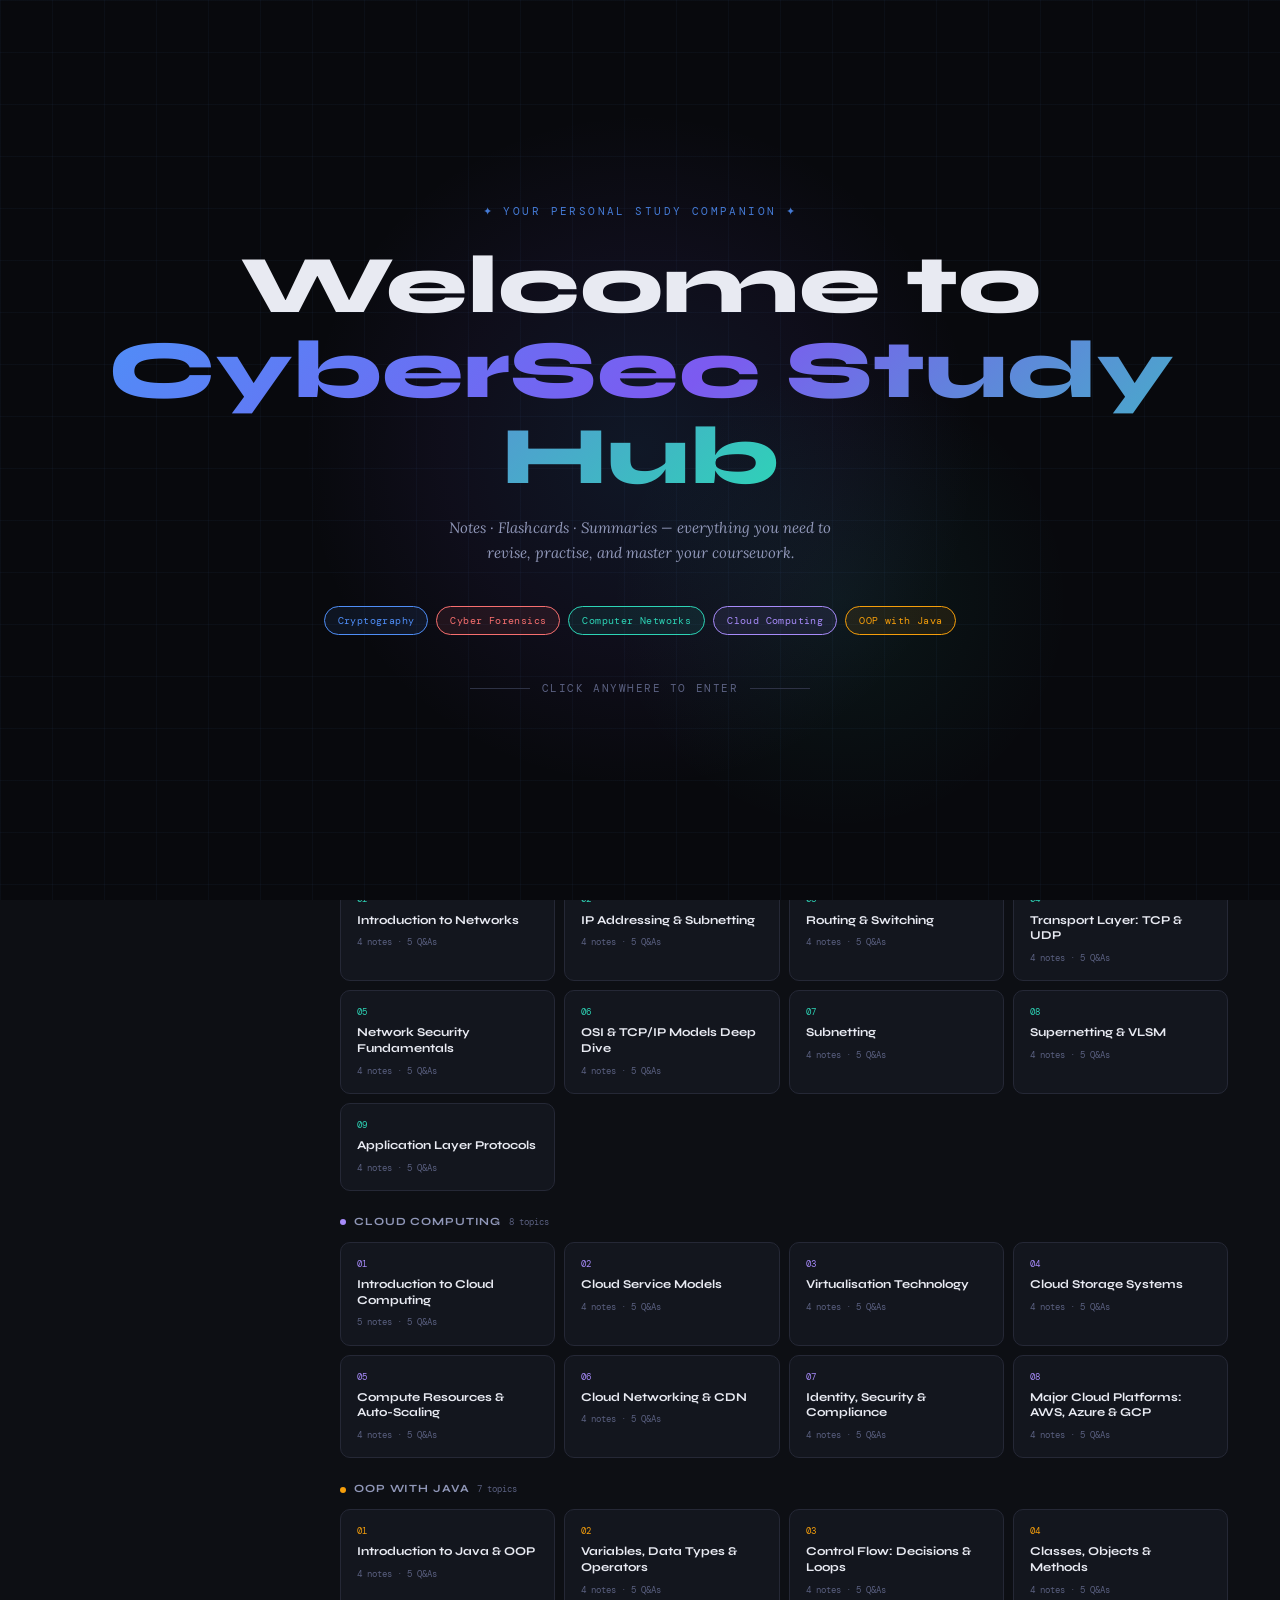
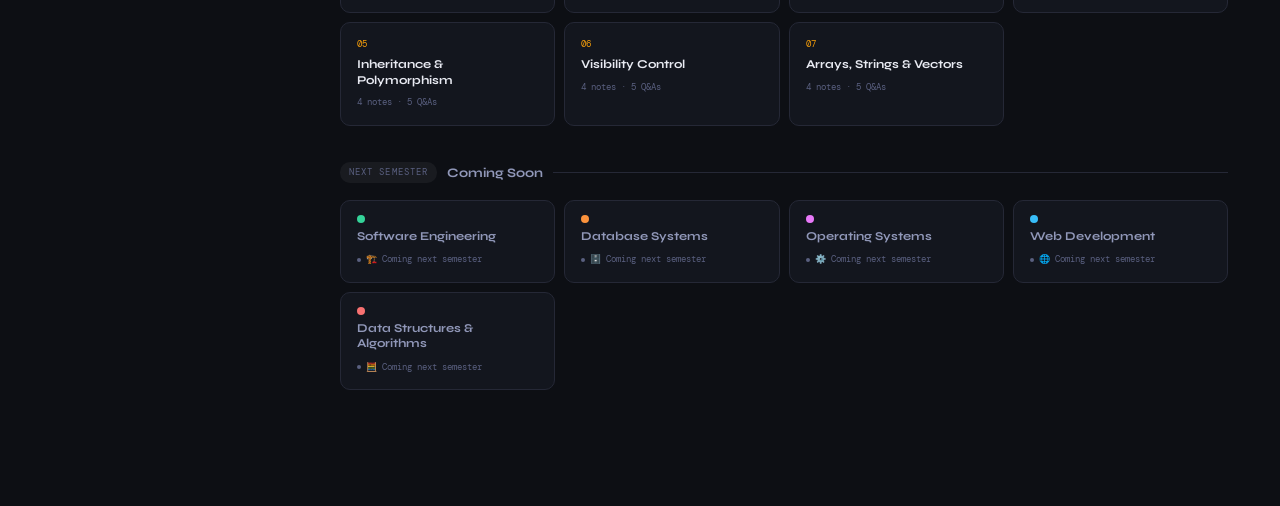
<file: index.html>
<!DOCTYPE html>
<html lang="en">

<head>
  <meta charset="UTF-8">
  <meta name="viewport" content="width=device-width, initial-scale=1.0">
  <title>CyberSec Study Hub</title>
  <link rel="stylesheet" href="style/styles.css">
  <link rel="icon"
    href="data:image/svg+xml,<svg xmlns='http://www.w3.org/2000/svg' viewBox='0 0 32 32'><rect width='32' height='32' rx='8' fill='%230d0f14'/><text x='50%25' y='54%25' font-size='18' text-anchor='middle' dominant-baseline='middle' fill='%234f8ef7' font-family='monospace' font-weight='bold'>CyberSec</text></svg>">
</head>

<body>

  <!-- ════════════════════════════════════════════════════════ -->
  <!--  SPLASH SCREEN                                          -->
  <!-- ════════════════════════════════════════════════════════ -->
  <div id="splash" role="button" tabindex="0" aria-label="Click to enter CyberSec Study Hub">
    <div class="splash-grid"></div>
    <div class="splash-glow"></div>
    <div class="splash-glow splash-glow-2"></div>
    <div class="splash-content">
      <div class="splash-eyebrow">✦ Your Personal Study Companion ✦</div>
      <h1 class="splash-title">Welcome to<br><span>CyberSec Study Hub</span></h1>
      <p class="splash-subtitle">Notes · Flashcards · Summaries — everything you need to revise, practise, and master
        your coursework.</p>
      <div class="splash-courses">
        <span class="splash-course-pill crypto">Cryptography</span>
        <span class="splash-course-pill forensics">Cyber Forensics</span>
        <span class="splash-course-pill networks">Computer Networks</span>
        <span class="splash-course-pill cloud">Cloud Computing</span>
        <span class="splash-course-pill oop">OOP with Java</span>
      </div>
      <div class="splash-cta"><span class="splash-cta-line"></span>click anywhere to enter<span
          class="splash-cta-line"></span></div>
    </div>
  </div>

  <!-- ════════════════════════════════════════════════════════ -->
  <!--  APP LAYOUT                                             -->
  <!-- ════════════════════════════════════════════════════════ -->
  <div class="layout" id="appLayout">

    <!-- Mobile top bar -->
    <div class="mobile-header">
      <button class="hamburger" id="hamburger" onclick="toggleSidebar()" aria-label="Toggle menu">
        <span></span><span></span><span></span>
      </button>
      <span class="mobile-title" id="mobileTitle">CyberSec Study Hub</span>
      <div style="width:40px"></div>
    </div>
    <div class="sidebar-overlay" id="sidebarOverlay" onclick="closeSidebar()"></div>

    <!-- SIDEBAR -->
    <aside class="sidebar" id="sidebar">

      <div class="sidebar-header">
        <div class="sidebar-logo-row">
          <div class="sidebar-logo-mark">CyberSec</div>
          <div>
            <div class="sidebar-logo">Study Hub</div>
            <div class="sidebar-sub" id="sidebarSub">5 courses · click to explore</div>
          </div>
        </div>
        <div class="sidebar-title" id="sidebarTitle">All Courses</div>
      </div>

      <!-- Search bar -->
      <div class="sidebar-search">
        <span class="search-icon">⌕</span>
        <input type="text" id="topicSearch" placeholder="Search topics…" oninput="filterNav(this.value)"
          autocomplete="off">
      </div>

      <!-- This Semester -->
      <div class="nav-section-label">This Semester</div>
      <div class="course-tabs" id="currentTabs">
        <div class="course-tab active" data-course="home" onclick="switchCourse('home',this)">
          <div class="course-dot home-dot"></div>
          <span class="course-tab-name">All Courses</span>
        </div>
        <div class="course-tab" data-course="crypto" onclick="switchCourse('crypto',this)">
          <div class="course-dot"></div>
          <span class="course-tab-name">Cryptography</span>
          <span class="course-badge">5</span>
        </div>
        <div class="course-tab" data-course="forensics" onclick="switchCourse('forensics',this)">
          <div class="course-dot"></div>
          <span class="course-tab-name">Cyber Forensics</span>
          <span class="course-badge">5</span>
        </div>
        <div class="course-tab" data-course="networks" onclick="switchCourse('networks',this)">
          <div class="course-dot"></div>
          <span class="course-tab-name">Computer Networks</span>
          <span class="course-badge">9</span>
        </div>
        <div class="course-tab" data-course="cloud" onclick="switchCourse('cloud',this)">
          <div class="course-dot"></div>
          <span class="course-tab-name">Cloud Computing</span>
          <span class="course-badge">8</span>
        </div>
        <div class="course-tab" data-course="oop" onclick="switchCourse('oop',this)">
          <div class="course-dot"></div>
          <span class="course-tab-name">OOP with Java</span>
          <span class="course-badge">7</span>
        </div>
      </div>

      <!-- Next Semester -->
      <div class="nav-section-label next-sem-label">Next Semester</div>
      <div class="course-tabs" id="nextTabs">
        <div class="course-tab coming" data-course="softeng" onclick="switchCourse('softeng',this)">
          <div class="course-dot" style="background:#34d399"></div>
          <span class="course-tab-name">Software Engineering</span>
          <span class="course-badge soon-badge">soon</span>
        </div>
        <div class="course-tab coming" data-course="databases" onclick="switchCourse('databases',this)">
          <div class="course-dot" style="background:#fb923c"></div>
          <span class="course-tab-name">Database Systems</span>
          <span class="course-badge soon-badge">soon</span>
        </div>
        <div class="course-tab coming" data-course="os" onclick="switchCourse('os',this)">
          <div class="course-dot" style="background:#e879f9"></div>
          <span class="course-tab-name">Operating Systems</span>
          <span class="course-badge soon-badge">soon</span>
        </div>
        <div class="course-tab coming" data-course="webdev" onclick="switchCourse('webdev',this)">
          <div class="course-dot" style="background:#38bdf8"></div>
          <span class="course-tab-name">Web Development</span>
          <span class="course-badge soon-badge">soon</span>
        </div>
        <div class="course-tab coming" data-course="dsa" onclick="switchCourse('dsa',this)">
          <div class="course-dot" style="background:#f87171"></div>
          <span class="course-tab-name">Data Structures &amp; Algo</span>
          <span class="course-badge soon-badge">soon</span>
        </div>
      </div>

      <!-- View switcher -->
      <div class="view-switcher" id="viewSwitcher" style="display:none">
        <button class="vsw-btn active" onclick="setView('notes',this)">Notes</button>
        <button class="vsw-btn" onclick="setView('qa',this)">Q&amp;A</button>
        <button class="vsw-btn" onclick="setView('summary',this)">Cards</button>
      </div>

      <!-- Topic progress bar -->
      <div class="topic-progress" id="topicProgress" style="display:none">
        <div class="tp-label" id="tpLabel">Topic 1 of 7</div>
        <div class="tp-bar">
          <div class="tp-fill" id="tpFill"></div>
        </div>
      </div>

      <!-- Nav list -->
      <ul class="nav-list" id="navList"></ul>

      <div class="sidebar-footer">
        <span>CyberSec Study Hub</span>
        <span class="sf-dot">·</span>
        <span id="footerYear"></span>
      </div>
    </aside>

    <!-- MAIN -->
    <main class="main" id="mainContent"></main>

  </div>

  <script src="script/app.js"></script>
</body>

</html>
</file>
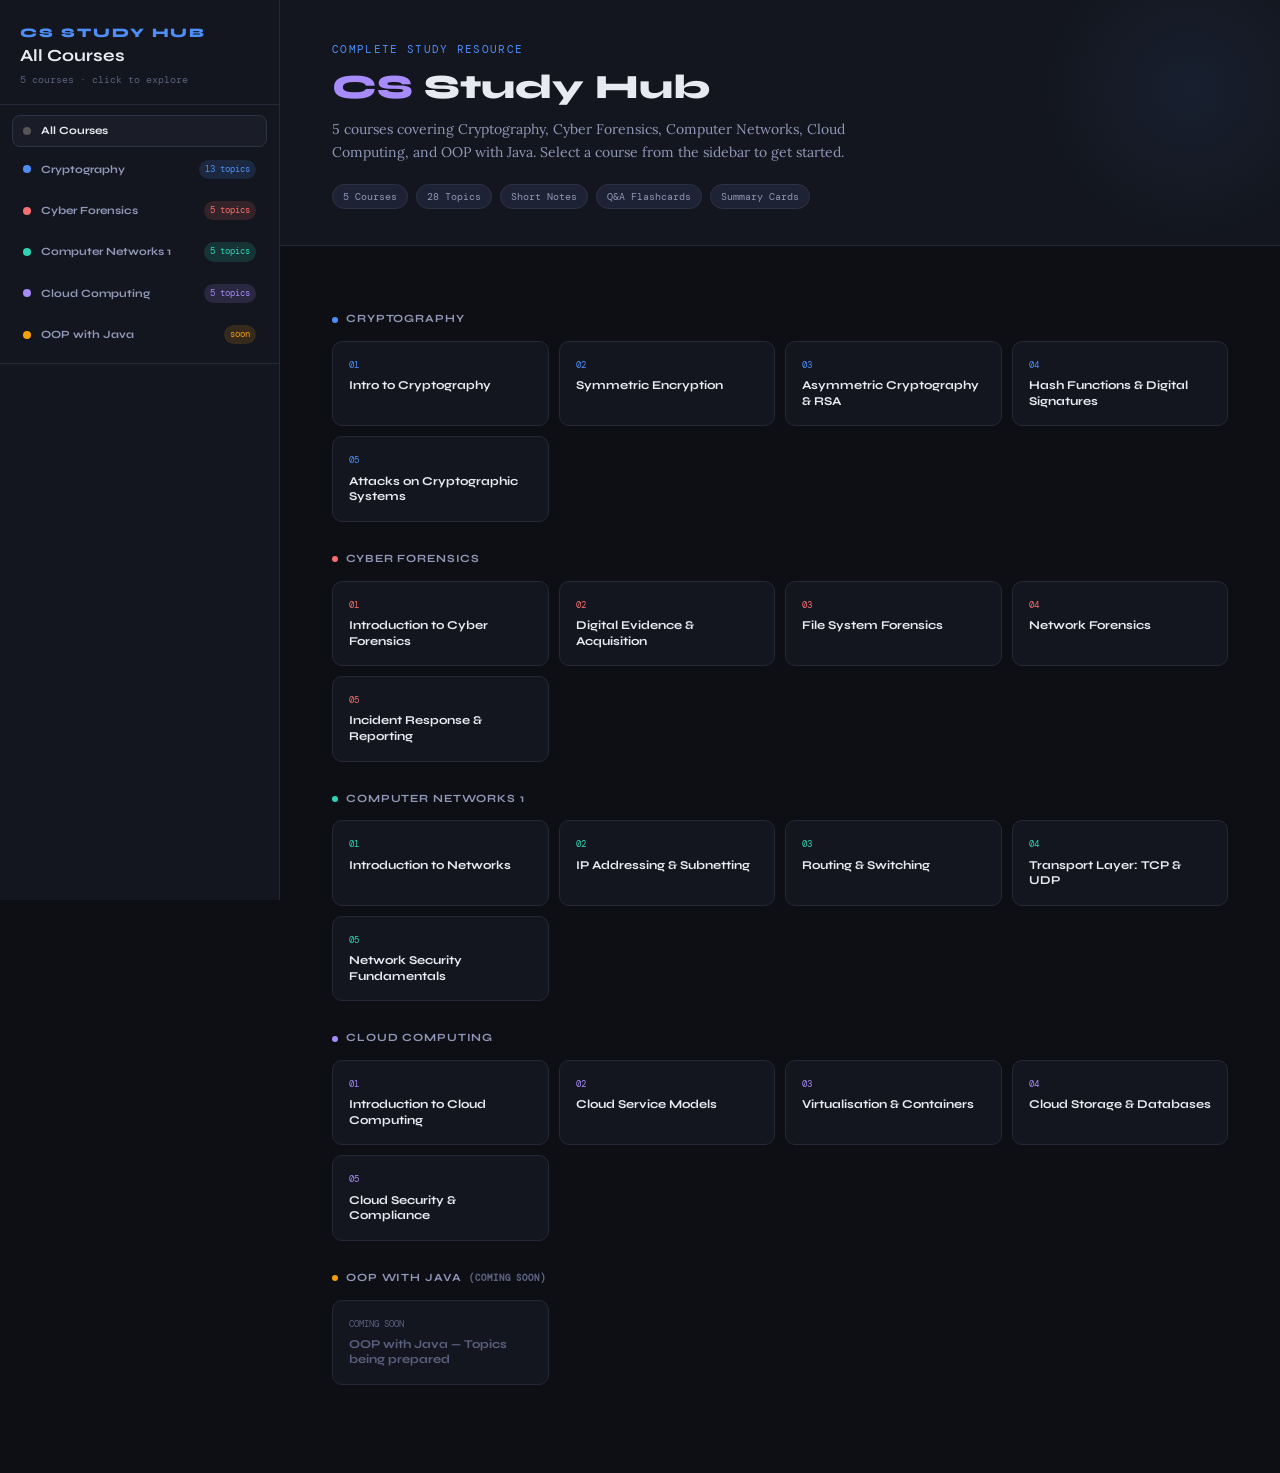
<file: study_guide_all_courses.html>
<!DOCTYPE html>
<html lang="en">
<head>
<meta charset="UTF-8">
<meta name="viewport" content="width=device-width, initial-scale=1.0">
<title>CS Study Hub</title>
<link href="https://fonts.googleapis.com/css2?family=DM+Mono:wght@400;500&family=Lora:ital,wght@0,400;0,600;1,400&family=Syne:wght@400;600;700;800&display=swap" rel="stylesheet">
<style>
:root {
  --bg: #0d0f14;
  --surface: #13161e;
  --surface2: #1a1d28;
  --border: #252836;
  --border2: #2e3245;
  --text: #e8eaf2;
  --text2: #9097b8;
  --text3: #5a6080;
  --tag-bg: #1e2235;
  --correct: #2dd4b6;
  --incorrect: #f76f6f;
  /* Course accent colors */
  --crypto-accent: #4f8ef7;
  --crypto-accent2: #7c5af0;
  --forensics-accent: #f76f6f;
  --forensics-accent2: #f5a623;
  --networks-accent: #2dd4b6;
  --networks-accent2: #22b5a0;
  --cloud-accent: #a78bfa;
  --cloud-accent2: #7c5af0;
  --oop-accent: #f59e0b;
  --oop-accent2: #d97706;
  /* Active course colors (updated by JS) */
  --accent: #4f8ef7;
  --accent2: #7c5af0;
  --accent3: #2dd4b6;
}

* { box-sizing: border-box; margin: 0; padding: 0; }
html { scroll-behavior: smooth; }

body {
  background: var(--bg);
  color: var(--text);
  font-family: 'Lora', Georgia, serif;
  font-size: 16px;
  line-height: 1.7;
  min-height: 100vh;
}

.layout {
  display: grid;
  grid-template-columns: 280px 1fr;
  min-height: 100vh;
}

/* SIDEBAR */
.sidebar {
  background: var(--surface);
  border-right: 1px solid var(--border);
  position: sticky;
  top: 0;
  height: 100vh;
  overflow-y: auto;
  display: flex;
  flex-direction: column;
}

.sidebar-header {
  padding: 22px 20px 16px;
  border-bottom: 1px solid var(--border);
}

.sidebar-logo {
  font-family: 'Syne', sans-serif;
  font-weight: 800;
  font-size: 13px;
  letter-spacing: 0.15em;
  text-transform: uppercase;
  color: var(--accent);
  margin-bottom: 2px;
  transition: color 0.3s;
}

.sidebar-title {
  font-family: 'Syne', sans-serif;
  font-weight: 700;
  font-size: 17px;
  color: var(--text);
  line-height: 1.2;
}

.sidebar-sub {
  font-family: 'DM Mono', monospace;
  font-size: 10px;
  color: var(--text3);
  margin-top: 5px;
}

/* COURSE TABS */
.course-tabs {
  padding: 10px 12px;
  border-bottom: 1px solid var(--border);
  display: flex;
  flex-direction: column;
  gap: 4px;
}

.course-tab {
  display: flex;
  align-items: center;
  gap: 10px;
  padding: 8px 10px;
  border-radius: 8px;
  cursor: pointer;
  transition: all 0.18s;
  border: 1px solid transparent;
}
.course-tab:hover { background: var(--surface2); }
.course-tab.active { background: var(--surface2); border-color: var(--border2); }

.course-dot {
  width: 8px; height: 8px;
  border-radius: 50%;
  flex-shrink: 0;
}
.course-tab[data-course="crypto"] .course-dot { background: var(--crypto-accent); }
.course-tab[data-course="forensics"] .course-dot { background: var(--forensics-accent); }
.course-tab[data-course="networks"] .course-dot { background: var(--networks-accent); }
.course-tab[data-course="cloud"] .course-dot { background: var(--cloud-accent); }
.course-tab[data-course="oop"] .course-dot { background: var(--oop-accent); }

.course-tab-name {
  font-family: 'Syne', sans-serif;
  font-size: 11px;
  font-weight: 700;
  color: var(--text2);
  line-height: 1.2;
}
.course-tab.active .course-tab-name { color: var(--text); }

.course-badge {
  font-family: 'DM Mono', monospace;
  font-size: 9px;
  padding: 2px 6px;
  border-radius: 10px;
  margin-left: auto;
}
.course-tab[data-course="crypto"] .course-badge { background: rgba(79,142,247,0.15); color: var(--crypto-accent); }
.course-tab[data-course="forensics"] .course-badge { background: rgba(247,111,111,0.15); color: var(--forensics-accent); }
.course-tab[data-course="networks"] .course-badge { background: rgba(45,212,182,0.15); color: var(--networks-accent); }
.course-tab[data-course="cloud"] .course-badge { background: rgba(167,139,250,0.15); color: var(--cloud-accent); }
.course-tab[data-course="oop"] .course-badge { background: rgba(245,158,11,0.15); color: var(--oop-accent); }

/* VIEW SWITCHER */
.view-switcher {
  padding: 10px 12px;
  border-bottom: 1px solid var(--border);
  display: flex;
  gap: 5px;
}

.vsw-btn {
  flex: 1;
  background: transparent;
  border: 1px solid var(--border2);
  color: var(--text2);
  font-family: 'DM Mono', monospace;
  font-size: 9px;
  letter-spacing: 0.05em;
  text-transform: uppercase;
  padding: 6px 4px;
  border-radius: 6px;
  cursor: pointer;
  transition: all 0.18s;
}
.vsw-btn:hover { border-color: var(--accent); color: var(--accent); }
.vsw-btn.active { background: var(--accent); border-color: var(--accent); color: #fff; }

.nav-list {
  list-style: none;
  padding: 8px 0;
  flex: 1;
}

.nav-section-label {
  font-family: 'DM Mono', monospace;
  font-size: 9px;
  text-transform: uppercase;
  letter-spacing: 0.12em;
  color: var(--text3);
  padding: 10px 14px 4px;
}

.nav-item {
  display: flex;
  align-items: center;
  gap: 10px;
  padding: 8px 14px;
  cursor: pointer;
  transition: all 0.15s;
  border-left: 3px solid transparent;
}
.nav-item:hover { background: var(--surface2); }
.nav-item.active { background: var(--surface2); border-left-color: var(--accent); }
.nav-item.active .nav-num { color: var(--accent); }
.nav-item.active .nav-name { color: var(--text); }

.nav-num {
  font-family: 'DM Mono', monospace;
  font-size: 10px;
  color: var(--text3);
  min-width: 18px;
}

.nav-name {
  font-family: 'Syne', sans-serif;
  font-size: 11px;
  font-weight: 600;
  color: var(--text2);
  line-height: 1.3;
}

/* MAIN */
.main {
  overflow-y: auto;
  background: var(--bg);
}

/* HERO */
.hero {
  background: var(--surface);
  border-bottom: 1px solid var(--border);
  padding: 40px 52px 36px;
  position: relative;
  overflow: hidden;
}

.hero::before {
  content: '';
  position: absolute;
  top: -60px; right: -60px;
  width: 300px; height: 300px;
  background: radial-gradient(circle, rgba(var(--accent-rgb, 79,142,247),0.08) 0%, transparent 70%);
  border-radius: 50%;
}

.hero-eyebrow {
  font-family: 'DM Mono', monospace;
  font-size: 11px;
  letter-spacing: 0.12em;
  text-transform: uppercase;
  color: var(--accent);
  margin-bottom: 10px;
  transition: color 0.3s;
}

.hero-heading {
  font-family: 'Syne', sans-serif;
  font-weight: 800;
  font-size: 34px;
  line-height: 1.1;
  color: var(--text);
  margin-bottom: 12px;
}
.hero-heading span { color: var(--accent); transition: color 0.3s; }

.hero-desc {
  color: var(--text2);
  font-size: 14px;
  max-width: 560px;
  line-height: 1.65;
  margin-bottom: 20px;
}

.hero-tags { display: flex; gap: 8px; flex-wrap: wrap; }
.hero-tag {
  background: var(--tag-bg);
  border: 1px solid var(--border2);
  color: var(--text2);
  font-family: 'DM Mono', monospace;
  font-size: 10px;
  padding: 3px 10px;
  border-radius: 20px;
}

/* COMING SOON */
.coming-soon {
  padding: 60px 52px;
  display: flex;
  flex-direction: column;
  align-items: center;
  justify-content: center;
  text-align: center;
}
.coming-soon-icon {
  font-size: 48px;
  margin-bottom: 20px;
}
.coming-soon-title {
  font-family: 'Syne', sans-serif;
  font-weight: 800;
  font-size: 22px;
  color: var(--text);
  margin-bottom: 10px;
}
.coming-soon-desc {
  font-size: 14px;
  color: var(--text3);
  max-width: 400px;
  line-height: 1.6;
}

/* CONTENT AREA */
.content-area { padding: 36px 52px 80px; }

/* NOTES VIEW */
.note-block {
  margin-bottom: 16px;
  border: 1px solid var(--border);
  border-radius: 10px;
  overflow: hidden;
}

.note-block-header {
  background: var(--surface);
  padding: 11px 16px;
  font-family: 'Syne', sans-serif;
  font-size: 13px;
  font-weight: 700;
  color: var(--accent);
  letter-spacing: 0.04em;
  cursor: pointer;
  display: flex;
  justify-content: space-between;
  align-items: center;
  user-select: none;
  transition: background 0.15s, color 0.3s;
}
.note-block-header:hover { background: var(--surface2); }

.nbh-arrow { font-size: 10px; color: var(--text3); transition: transform 0.2s; }
.note-block.open .nbh-arrow { transform: rotate(180deg); }

.note-block-body {
  display: none;
  padding: 14px 16px;
  font-size: 14px;
  color: var(--text2);
  line-height: 1.7;
  background: var(--bg);
  border-top: 1px solid var(--border);
}
.note-block.open .note-block-body { display: block; }
.note-block-body ul { padding-left: 20px; }
.note-block-body li { margin-bottom: 5px; }

.summary-strip {
  border-radius: 10px;
  padding: 14px 18px;
  margin-top: 20px;
  font-size: 13px;
  color: var(--text2);
  line-height: 1.65;
  border: 1px solid rgba(79,142,247,0.25);
  background: linear-gradient(135deg, rgba(79,142,247,0.07), rgba(124,90,240,0.07));
}
.summary-strip strong { color: var(--accent3); }

/* Q&A VIEW */
.qa-card {
  border: 1px solid var(--border);
  border-radius: 10px;
  margin-bottom: 12px;
  overflow: hidden;
  transition: border-color 0.2s;
}
.qa-card:hover { border-color: var(--border2); }
.qa-card.revealed { border-color: rgba(79,142,247,0.3); }

.qa-question {
  padding: 14px 18px;
  background: var(--surface);
  cursor: pointer;
  display: flex;
  gap: 12px;
  align-items: flex-start;
  user-select: none;
}
.qa-question:hover { background: var(--surface2); }

.qa-qnum {
  font-family: 'DM Mono', monospace;
  font-size: 11px;
  color: var(--accent);
  min-width: 24px;
  padding-top: 2px;
  transition: color 0.3s;
}

.qa-qtext {
  font-family: 'Syne', sans-serif;
  font-size: 13px;
  font-weight: 600;
  color: var(--text);
  line-height: 1.45;
  flex: 1;
}

.qa-reveal-hint {
  font-family: 'DM Mono', monospace;
  font-size: 10px;
  color: var(--text3);
  padding-top: 3px;
  white-space: nowrap;
}

.qa-answer {
  display: none;
  padding: 14px 18px 16px 54px;
  background: var(--bg);
  border-top: 1px solid var(--border);
  font-size: 13px;
  color: var(--text2);
  line-height: 1.7;
}
.qa-card.revealed .qa-answer { display: block; }
.qa-card.revealed .qa-reveal-hint { color: var(--accent); }

/* SUMMARY VIEW */
.summary-grid {
  display: grid;
  grid-template-columns: 1fr 1fr;
  gap: 12px;
  margin-bottom: 20px;
}

.sum-card {
  background: var(--surface);
  border: 1px solid var(--border);
  border-radius: 10px;
  padding: 14px 16px;
}

.sum-card-label {
  font-family: 'DM Mono', monospace;
  font-size: 9px;
  text-transform: uppercase;
  letter-spacing: 0.1em;
  color: var(--accent);
  margin-bottom: 7px;
  transition: color 0.3s;
}

.sum-card-content {
  font-size: 12px;
  color: var(--text2);
  line-height: 1.6;
  font-family: 'DM Mono', monospace;
}

/* WELCOME */
.welcome { padding: 36px 52px 80px; }
.welcome-section-title {
  font-family: 'Syne', sans-serif;
  font-size: 11px;
  font-weight: 700;
  color: var(--text2);
  text-transform: uppercase;
  letter-spacing: 0.08em;
  margin-bottom: 12px;
  margin-top: 28px;
  display: flex;
  align-items: center;
  gap: 8px;
}
.wst-dot {
  width: 6px; height: 6px;
  border-radius: 50%;
  flex-shrink: 0;
}

.welcome-grid {
  display: grid;
  grid-template-columns: repeat(auto-fill, minmax(200px, 1fr));
  gap: 10px;
  margin-bottom: 8px;
}

.welcome-card {
  background: var(--surface);
  border: 1px solid var(--border);
  border-radius: 10px;
  padding: 16px;
  cursor: pointer;
  transition: all 0.18s;
}
.welcome-card:hover {
  transform: translateY(-2px);
}
.welcome-card[data-course="crypto"]:hover { border-color: var(--crypto-accent); }
.welcome-card[data-course="forensics"]:hover { border-color: var(--forensics-accent); }
.welcome-card[data-course="networks"]:hover { border-color: var(--networks-accent); }
.welcome-card[data-course="cloud"]:hover { border-color: var(--cloud-accent); }
.welcome-card[data-course="oop"]:hover { border-color: var(--oop-accent); }

.wc-num {
  font-family: 'DM Mono', monospace;
  font-size: 9px;
  margin-bottom: 5px;
}
.welcome-card[data-course="crypto"] .wc-num { color: var(--crypto-accent); }
.welcome-card[data-course="forensics"] .wc-num { color: var(--forensics-accent); }
.welcome-card[data-course="networks"] .wc-num { color: var(--networks-accent); }
.welcome-card[data-course="cloud"] .wc-num { color: var(--cloud-accent); }
.welcome-card[data-course="oop"] .wc-num { color: var(--oop-accent); }

.wc-title {
  font-family: 'Syne', sans-serif;
  font-weight: 700;
  font-size: 12px;
  color: var(--text);
  line-height: 1.3;
}
.wc-locked { color: var(--text3) !important; }

/* scrollbar */
::-webkit-scrollbar { width: 5px; }
::-webkit-scrollbar-track { background: transparent; }
::-webkit-scrollbar-thumb { background: var(--border2); border-radius: 3px; }

@media (max-width: 900px) {
  .layout { grid-template-columns: 1fr; }
  .sidebar { position: relative; height: auto; }
  .hero, .content-area, .welcome { padding: 24px 20px; }
  .summary-grid { grid-template-columns: 1fr; }
  .hero-heading { font-size: 26px; }
}
</style>
</head>
<body>

<div class="layout">

<!-- SIDEBAR -->
<aside class="sidebar">
  <div class="sidebar-header">
    <div class="sidebar-logo" id="sidebarLogo">CS Study Hub</div>
    <div class="sidebar-title" id="sidebarTitle">All Courses</div>
    <div class="sidebar-sub" id="sidebarSub">5 courses · click to explore</div>
  </div>

  <!-- COURSE TABS -->
  <div class="course-tabs">
    <div class="course-tab active" data-course="home" onclick="switchCourse('home', this)">
      <div class="course-dot" style="background:#555"></div>
      <span class="course-tab-name">All Courses</span>
    </div>
    <div class="course-tab" data-course="crypto" onclick="switchCourse('crypto', this)">
      <div class="course-dot"></div>
      <span class="course-tab-name">Cryptography</span>
      <span class="course-badge">13 topics</span>
    </div>
    <div class="course-tab" data-course="forensics" onclick="switchCourse('forensics', this)">
      <div class="course-dot"></div>
      <span class="course-tab-name">Cyber Forensics</span>
      <span class="course-badge">5 topics</span>
    </div>
    <div class="course-tab" data-course="networks" onclick="switchCourse('networks', this)">
      <div class="course-dot"></div>
      <span class="course-tab-name">Computer Networks 1</span>
      <span class="course-badge">5 topics</span>
    </div>
    <div class="course-tab" data-course="cloud" onclick="switchCourse('cloud', this)">
      <div class="course-dot"></div>
      <span class="course-tab-name">Cloud Computing</span>
      <span class="course-badge">5 topics</span>
    </div>
    <div class="course-tab" data-course="oop" onclick="switchCourse('oop', this)">
      <div class="course-dot"></div>
      <span class="course-tab-name">OOP with Java</span>
      <span class="course-badge">soon</span>
    </div>
  </div>

  <div class="view-switcher" id="viewSwitcher" style="display:none">
    <button class="vsw-btn active" onclick="setView('notes', this)">Notes</button>
    <button class="vsw-btn" onclick="setView('qa', this)">Q&amp;A</button>
    <button class="vsw-btn" onclick="setView('summary', this)">Summary</button>
  </div>

  <ul class="nav-list" id="navList"></ul>
</aside>

<!-- MAIN CONTENT -->
<main class="main" id="mainContent"></main>

</div>

<script>
// ──────────────────────────────────────────────
// DATA
// ──────────────────────────────────────────────

const COURSES = {

  crypto: {
    name: "Cryptography",
    accent: "#4f8ef7",
    accent2: "#7c5af0",
    accent3: "#2dd4b6",
    topics: [
      {
        short: "Intro to Cryptography",
        subtitle: "1.1 History · 1.2 Goals · 1.3 Basic Terminology · 1.4 Applications",
        notes: [
          { title: "History", body: "Cryptography dates back to ~1900 BC (ancient Egypt). Julius Caesar used simple letter substitution. The Vigenère cipher (1553) dominated for centuries. WWII Enigma machine prompted Alan Turing's codebreaking at Bletchley Park. Modern era began in 1976 with Diffie &amp; Hellman's landmark public-key paper, followed by RSA (1977)." },
          { title: "Goals (CIA + Non-repudiation)", body: "<ul><li><strong>Confidentiality</strong> — only authorised parties can read data</li><li><strong>Integrity</strong> — data has not been altered in transit</li><li><strong>Authentication</strong> — verifying the identity of parties</li><li><strong>Non-repudiation</strong> — sender cannot deny sending a message</li></ul>" },
          { title: "Basic Terminology", body: "<ul><li><strong>Plaintext (P)</strong> — original readable message</li><li><strong>Ciphertext (C)</strong> — encrypted output</li><li><strong>Encryption</strong> — C = E(K, P)</li><li><strong>Decryption</strong> — P = D(K, C)</li><li><strong>Key (K)</strong> — secret parameter controlling the cipher</li></ul>" },
          { title: "Kerckhoffs's Principle", body: "A cryptographic system should be secure even if everything about the system, except the key, is public knowledge. Security must NOT rely on keeping the algorithm secret." }
        ],
        summary: "Cryptography secures information through mathematical transformations. Four core goals: Confidentiality, Integrity, Authentication, Non-repudiation. The key is secret; the algorithm is public (Kerckhoffs).",
        sumCards: [
          { label: "Core Goals", content: "Confidentiality · Integrity · Authentication · Non-repudiation" },
          { label: "Key Equation", content: "Encrypt: C = E(K,P)\nDecrypt: P = D(K,C)" },
          { label: "Timeline", content: "1900 BC → Caesar → Enigma → 1976 DH → RSA → AES" },
          { label: "Applications", content: "HTTPS · PGP · VPN · Signatures · Blockchain · Passwords" }
        ],
        qa: [
          { q: "What are the four main goals of cryptography? Give a real-world example of each.", a: "Confidentiality (encrypted WhatsApp messages), Integrity (file checksums), Authentication (login passwords), Non-repudiation (digitally signed contracts)." },
          { q: "Explain Kerckhoffs's Principle and why it matters.", a: "The system must remain secure even when the algorithm is fully public. Only the key is secret. This ensures security doesn't depend on obscurity — algorithms can be publicly scrutinised for weaknesses." },
          { q: "What is the difference between encryption and hashing?", a: "Encryption is reversible with the correct key: C = E(K,P) and P = D(K,C). Hashing is one-way: H(P) → fixed digest. Hashes are used for integrity checks and password storage; encryption for confidentiality of data that must be recovered." },
          { q: "Name three real-world applications of cryptography.", a: "1) HTTPS/TLS — encrypts web traffic. 2) PGP — end-to-end email encryption. 3) bcrypt/Argon2 — secure password storage using salted hashing." },
          { q: "Describe one historical example where breaking a cipher changed history.", a: "Breaking the German Enigma at Bletchley Park (WWII) allowed the Allies to decode German military communications, significantly shortening the war. Alan Turing led the effort, creating the Bombe machine." }
        ]
      },
      {
        short: "Symmetric Encryption",
        subtitle: "2.1 Block Ciphers · 2.2 DES · 2.3 AES · 2.4 Modes of Operation",
        notes: [
          { title: "Block Ciphers", body: "Operate on fixed-size blocks of plaintext (e.g., 64-bit DES, 128-bit AES). Use multiple rounds of substitution and permutation. Key properties: <strong>Confusion</strong> (obscure relationship between key and ciphertext via S-boxes) and <strong>Diffusion</strong> (spread plaintext influence across ciphertext via permutations)." },
          { title: "DES (Data Encryption Standard)", body: "56-bit key, 64-bit blocks, 16 rounds Feistel structure. Standardised 1977. Now considered <strong>insecure</strong> — key too short (brute-forced in 22 hours in 1999). 3DES (Triple-DES) applies DES three times for extended life but is slow." },
          { title: "AES (Advanced Encryption Standard)", body: "128-bit block, keys of 128/192/256 bits. Substitution-Permutation Network. Rounds: 10/12/14 depending on key size. Operations: SubBytes (S-box), ShiftRows, MixColumns, AddRoundKey. Currently the global standard — used in TLS, Wi-Fi (WPA2), disk encryption." },
          { title: "Modes of Operation", body: "<ul><li><strong>ECB</strong> — same block → same ciphertext (insecure, reveals patterns)</li><li><strong>CBC</strong> — XOR with previous ciphertext before encrypting; needs random IV</li><li><strong>CTR</strong> — turns block cipher into stream cipher using counter; parallelisable</li><li><strong>GCM</strong> — CTR + GHASH authentication; provides both encryption and integrity</li></ul>" }
        ],
        summary: "Symmetric encryption uses one shared key. AES is the modern standard — 128-bit blocks, up to 256-bit keys. Modes of operation (CBC, CTR, GCM) determine how blocks are chained. Never use ECB for real data.",
        sumCards: [
          { label: "DES vs AES", content: "DES: 56-bit key, broken\nAES: 128/192/256-bit, secure" },
          { label: "AES Operations", content: "SubBytes · ShiftRows · MixColumns · AddRoundKey" },
          { label: "Block Modes", content: "ECB: insecure · CBC: IV needed · CTR: parallel · GCM: auth" },
          { label: "Confusion/Diffusion", content: "Confusion: S-boxes hide key\nDiffusion: permutations spread plaintext" }
        ],
        qa: [
          { q: "Why is ECB mode considered insecure?", a: "In ECB, identical plaintext blocks encrypt to identical ciphertext blocks. This leaks patterns in the data — the classic example is an ECB-encrypted image where the outline of the original image is still visible in the ciphertext." },
          { q: "What are the key sizes for AES and how many rounds does each use?", a: "AES-128: 10 rounds; AES-192: 12 rounds; AES-256: 14 rounds. Block size is always 128 bits regardless of key size." },
          { q: "Why was DES replaced by AES?", a: "DES uses a 56-bit key, giving only 2^56 ≈ 72 trillion possible keys. In 1999, the EFF's Deep Crack machine brute-forced DES in under 22 hours. The key space is simply too small for modern computing." },
          { q: "What does GCM mode provide that pure CTR does not?", a: "GCM (Galois/Counter Mode) adds authenticated encryption: it produces an authentication tag (GHASH) alongside the ciphertext. This detects any tampering with the ciphertext. CTR alone only provides confidentiality, not integrity." },
          { q: "Explain the role of the IV in CBC mode.", a: "The Initialisation Vector (IV) is XORed with the first plaintext block before encryption. It must be random and unique for each message. Without a random IV, identical messages produce identical ciphertext at the start, leaking information about repeated messages." }
        ]
      },
      {
        short: "Asymmetric Cryptography & RSA",
        subtitle: "3.1 Public-Key Concepts · 3.2 RSA · 3.3 Key Exchange",
        notes: [
          { title: "Public-Key Cryptography", body: "Each party has a key pair: <strong>public key</strong> (freely shared) and <strong>private key</strong> (secret). Anyone can encrypt with the public key; only the private key holder can decrypt. Solves the key distribution problem of symmetric cryptography." },
          { title: "RSA", body: "Based on the difficulty of factoring large composites. Key generation: choose large primes p, q; n=pq; φ(n)=(p-1)(q-1); choose e coprime to φ(n); d = e⁻¹ mod φ(n). Encrypt: C = M^e mod n. Decrypt: M = C^d mod n. Security requires n ≥ 2048 bits." },
          { title: "Diffie-Hellman Key Exchange", body: "Two parties agree on g and p. Alice sends g^a mod p, Bob sends g^b mod p. Shared secret = g^(ab) mod p. An eavesdropper sees g^a and g^b but computing g^(ab) requires solving the discrete logarithm problem — computationally infeasible for large p." }
        ],
        summary: "Public-key cryptography uses key pairs. RSA relies on factoring hardness; Diffie-Hellman on the discrete logarithm problem. These algorithms solve key distribution but are much slower than symmetric ciphers.",
        sumCards: [
          { label: "RSA Formula", content: "Encrypt: C = M^e mod n\nDecrypt: M = C^d mod n" },
          { label: "Key Generation", content: "n = pq · φ(n) = (p-1)(q-1) · d = e⁻¹ mod φ(n)" },
          { label: "DH Exchange", content: "Shared secret = g^(ab) mod p\nSecurity: discrete log problem" },
          { label: "Use Cases", content: "RSA: key wrapping, signatures · DH: TLS key exchange" }
        ],
        qa: [
          { q: "What mathematical problem does RSA security rely on?", a: "The integer factorisation problem. Given n = pq where p and q are large primes (each ~1024 bits), it is computationally infeasible to recover p and q from n alone. Without the factors, an attacker cannot compute φ(n) and thus cannot derive the private key d." },
          { q: "Encrypt M=7 using RSA with e=3, n=33.", a: "C = 7^3 mod 33 = 343 mod 33. 343 = 10×33 + 13, so C = 13." },
          { q: "Why is RSA alone not used to encrypt large files?", a: "RSA is computationally very slow compared to symmetric ciphers. In practice, RSA is used to encrypt a small symmetric key (e.g., AES-256 key), and then AES encrypts the actual data. This hybrid approach combines the key-distribution convenience of RSA with the speed of AES." },
          { q: "What does 'perfect forward secrecy' mean and which protocol provides it?", a: "PFS means that compromise of the long-term private key does not compromise past session keys. Ephemeral Diffie-Hellman (DHE) or Elliptic Curve DHE (ECDHE) in TLS generate a fresh key pair for each session. Even if the server's RSA key is later stolen, recorded past traffic cannot be decrypted." },
          { q: "Compare symmetric and asymmetric cryptography on speed and key management.", a: "Symmetric (e.g., AES): very fast (hardware acceleration), requires pre-shared secret key — key distribution is a problem. Asymmetric (e.g., RSA): 100–1000x slower, but solves key distribution — anyone can encrypt with a public key. Modern systems use asymmetric crypto to exchange symmetric keys (hybrid encryption)." }
        ]
      },
      {
        short: "Hash Functions & Digital Signatures",
        subtitle: "4.1 Hash Properties · 4.2 SHA Family · 4.3 Digital Signatures · 4.4 PKI",
        notes: [
          { title: "Cryptographic Hash Properties", body: "<ul><li><strong>Pre-image resistance</strong>: given H(x), cannot find x</li><li><strong>Second pre-image resistance</strong>: given x, cannot find x' ≠ x with H(x) = H(x')</li><li><strong>Collision resistance</strong>: cannot find any x, x' where H(x) = H(x')</li><li><strong>Avalanche effect</strong>: 1-bit change in input → ~50% bits flip in output</li></ul>" },
          { title: "SHA Family", body: "MD5 (128-bit): broken, collisions found. SHA-1 (160-bit): deprecated, collisions demonstrated (2017 SHAttered). <strong>SHA-256/SHA-3</strong>: current standards. SHA-256 widely used in TLS, Bitcoin. SHA-3 is based on Keccak sponge construction (structurally different from SHA-2)." },
          { title: "Digital Signatures", body: "Sign with private key: σ = Sign(SK, H(M)). Verify with public key: Verify(PK, M, σ). Provides: <strong>authentication</strong> (only private key holder can sign), <strong>integrity</strong> (any change to M invalidates σ), <strong>non-repudiation</strong> (signer cannot deny). RSA-PSS and ECDSA are standard schemes." },
          { title: "PKI & Certificates", body: "A <strong>Certificate Authority (CA)</strong> issues X.509 certificates binding a public key to an identity. Browser trusts a set of root CAs. Chain of trust: root CA → intermediate CA → end-entity certificate. Revocation via CRL or OCSP." }
        ],
        summary: "Hash functions provide one-way digests with collision resistance. SHA-256 is the current standard. Digital signatures combine hashing with asymmetric crypto for authentication, integrity, and non-repudiation. PKI manages certificate trust chains.",
        sumCards: [
          { label: "Hash Properties", content: "Pre-image resist · 2nd pre-image · Collision resist · Avalanche" },
          { label: "SHA Status", content: "MD5: broken · SHA-1: deprecated · SHA-256/SHA-3: current" },
          { label: "Digital Signature", content: "Sign: σ = Sign(SK, H(M))\nVerify: Verify(PK, M, σ)" },
          { label: "PKI Trust Chain", content: "Root CA → Intermediate CA → End-entity cert" }
        ],
        qa: [
          { q: "What is the avalanche effect and why is it important?", a: "A single bit change in input should cause approximately 50% of output bits to change unpredictably. This means an attacker cannot make controlled small changes to a message and predict the hash change — ensuring integrity protection." },
          { q: "Why was SHA-1 deprecated?", a: "In 2017, Google researchers demonstrated the first SHA-1 collision (SHAttered attack) — two different PDF files with the same SHA-1 hash. This undermines integrity guarantees. All modern systems require SHA-256 or higher." },
          { q: "How do digital signatures provide non-repudiation?", a: "Only the holder of the private key can produce a valid signature. If Alice signs a document with her private key and the signature verifies against her public key, she cannot later deny signing it — she is the only one who could have produced that signature." },
          { q: "What is the birthday attack and how does it relate to hash security?", a: "The birthday paradox shows that collisions in a hash function can be found in O(2^(n/2)) operations rather than O(2^n). For a 256-bit hash, collision resistance requires O(2^128) — still secure. This is why SHA-1 (160-bit) only offers ~2^80 collision resistance, which became vulnerable." },
          { q: "Describe the chain of trust in PKI.", a: "A root CA (self-signed, pre-installed in OS/browser) signs intermediate CA certificates. Intermediate CAs sign end-entity certificates for websites. When you visit a site, your browser verifies the chain: site cert ← signed by intermediate ← signed by root (trusted). If any link breaks or a CA is compromised, the whole chain fails." }
        ]
      },
      {
        short: "Attacks on Cryptographic Systems",
        subtitle: "5.1 Brute-Force · 5.2 Replay · 5.3 Chosen-Plaintext/Ciphertext · 5.4 Side-Channel",
        notes: [
          { title: "Brute-Force Attacks", body: "Try every possible key until correct plaintext found. Complexity: O(2^k). AES-128 at 10^18 attempts/second takes longer than the age of the universe. Defence: large key sizes. 56-bit DES was broken in 1999; 128-bit AES is safe." },
          { title: "Replay Attacks", body: "Attacker captures a valid authentication message and retransmits it later. Defence: <strong>nonces</strong> (numbers used once), <strong>timestamps</strong>, sequence numbers — ensure each transaction is unique and time-limited." },
          { title: "Chosen-Plaintext/Ciphertext Attacks", body: "<ul><li><strong>CPA</strong>: attacker obtains encryptions of chosen plaintexts. Modern ciphers must achieve IND-CPA (semantic security).</li><li><strong>CCA2</strong>: attacker can also query decryption oracle. IND-CCA2 is the strongest notion. RSA-OAEP achieves it; textbook RSA does not.</li></ul>" },
          { title: "Side-Channel Attacks", body: "<ul><li><strong>Timing</strong>: measure execution time to extract key bits</li><li><strong>Power analysis (DPA)</strong>: measure power consumption of smart card during AES</li><li><strong>Padding oracle</strong>: exploit error messages to decrypt byte-by-byte (POODLE on SSL3)</li><li><strong>Birthday attack</strong>: find hash collisions in O(2^(n/2))</li></ul>" }
        ],
        summary: "Attacks range from brute-force to adaptive chosen-ciphertext. Nonces and timestamps prevent replay. IND-CCA2 is the gold standard for cipher security. Side-channel attacks bypass mathematics via physical implementation leaks.",
        sumCards: [
          { label: "Brute-force", content: "Try all 2^k keys · Defeated by large keys · AES-128: safe" },
          { label: "Replay", content: "Reuse captured message · Defence: nonces + timestamps" },
          { label: "CPA / CCA2", content: "CPA: chosen plaintexts · CCA2: + decryption oracle · Goal: IND-CCA2" },
          { label: "Side-channel", content: "Timing · Power (DPA) · EM · POODLE padding oracle" }
        ],
        qa: [
          { q: "What is a replay attack? Give a concrete example.", a: "A replay attack captures a legitimate authentication message and retransmits it to gain access. Example: capturing a Kerberos ticket or session token over the network and replaying it to authenticate as the victim. Defence: nonces (one-time random values) ensure each session is unique." },
          { q: "What is a padding oracle attack?", a: "A padding oracle reports whether decrypted CBC plaintext has valid PKCS#7 padding. An attacker modifies the second-to-last ciphertext block byte-by-byte. When the oracle returns 'valid padding', the plaintext byte is revealed via the XOR relationship. POODLE (2014) exploited this in SSL 3.0." },
          { q: "Why is IND-CCA2 a stronger security notion than IND-CPA?", a: "IND-CPA security means the attacker cannot distinguish encryptions of two chosen messages. IND-CCA2 additionally allows the attacker to query a decryption oracle for any ciphertext except the target. This models real-world attackers who can observe system responses to tampered ciphertexts." },
          { q: "Describe a timing side-channel attack on RSA.", a: "Paul Kocher (1996) showed RSA implementations that use non-constant-time modular exponentiation leak information through timing differences — squarings that hit certain key bits take slightly different time. Statistical analysis of many decryption timings can reveal the private key without breaking RSA mathematically." },
          { q: "What is Differential Power Analysis (DPA)?", a: "DPA measures the power consumption of a cryptographic device (e.g., smart card) during AES execution. Power drawn correlates with the Hamming weight of intermediate values. By statistically correlating power traces with hypothetical key bytes, attackers extract the full AES key without cracking the algorithm mathematically." }
        ]
      }
    ]
  },

  forensics: {
    name: "Cyber Forensics",
    accent: "#f76f6f",
    accent2: "#f5a623",
    accent3: "#ffd166",
    topics: [
      {
        short: "Introduction to Cyber Forensics",
        subtitle: "1.1 Definition · 1.2 Principles · 1.3 Legal Framework · 1.4 Chain of Custody",
        notes: [
          { title: "What is Cyber Forensics?", body: "Cyber (digital) forensics is the <strong>scientific collection, preservation, analysis, and presentation</strong> of digital evidence from computers, networks, storage media, and electronic devices — in a manner legally admissible in court. It combines computer science with forensic principles." },
          { title: "Core Principles", body: "<ul><li><strong>Locard's Exchange Principle</strong>: every interaction leaves a trace. Digital crimes leave artefacts in logs, metadata, memory, slack space.</li><li><strong>Integrity</strong>: evidence must not be altered. Use write-blockers and cryptographic hashes (MD5/SHA-256) to verify.</li><li><strong>Reproducibility</strong>: a second forensic examiner with the same evidence must reach the same conclusions.</li><li><strong>Documentation</strong>: every action must be recorded with timestamps.</li></ul>" },
          { title: "Chain of Custody", body: "A documented record of <strong>who handled the evidence, when, and what was done</strong>. Any break in the chain can render evidence inadmissible. Includes: collection date/time, name of collector, storage conditions, transfer records, access logs." },
          { title: "Legal Framework", body: "Evidence must be: <strong>Admissible</strong> (legally obtained), <strong>Authentic</strong> (proven to be what it claims), <strong>Complete</strong> (full picture, not cherry-picked), <strong>Reliable</strong> (tools and methods accepted by courts). In Zambia, the Electronic Communications and Transactions Act governs e-evidence." }
        ],
        summary: "Cyber forensics applies scientific methods to digital evidence collection, preservation, and analysis for legal proceedings. Chain of custody, integrity, and reproducibility are non-negotiable principles.",
        sumCards: [
          { label: "Four Pillars", content: "Collection · Preservation · Analysis · Presentation" },
          { label: "Chain of Custody", content: "Who · What · When · Where · How — documented at every step" },
          { label: "Evidence Admissibility", content: "Admissible · Authentic · Complete · Reliable" },
          { label: "Locard's Principle", content: "Every interaction leaves a trace — digital artefacts always remain" }
        ],
        qa: [
          { q: "What is chain of custody and why is it critical in digital forensics?", a: "Chain of custody is the documented, chronological record of everyone who handled the evidence, when, and what was done. Without an unbroken chain, defence attorneys can argue the evidence was tampered with or contaminated, making it inadmissible in court." },
          { q: "How do forensic investigators ensure a disk image hasn't been altered?", a: "Before imaging, compute a cryptographic hash (SHA-256) of the original media using a hardware write-blocker. After imaging, compute the hash of the image. If both hashes match, the image is an exact bit-for-bit copy. Any modification — even 1 bit — would produce a different hash." },
          { q: "Explain Locard's Exchange Principle in a digital context.", a: "Locard's principle states that every contact leaves a trace. Digitally: accessing a website leaves server logs and browser history; sending an email leaves SMTP headers and mail server records; running malware modifies registry keys and creates prefetch files. These artefacts persist even after attempts to delete them." },
          { q: "What four criteria must digital evidence meet to be admissible in court?", a: "1) Admissible — collected legally without violating rights. 2) Authentic — provably related to the incident (hashes, metadata). 3) Complete — the full picture is presented, not selective data. 4) Reliable — obtained using validated, court-accepted forensic tools and methods." },
          { q: "What is a write-blocker and when must it be used?", a: "A write-blocker is a hardware or software device that allows reading from a storage medium while preventing any writes to it. It must be used before connecting any suspect drive to a forensic workstation — without it, simply mounting a drive causes the OS to write timestamps, log entries, and file system metadata, contaminating the evidence." }
        ]
      },
      {
        short: "Digital Evidence & Acquisition",
        subtitle: "2.1 Types of Evidence · 2.2 Volatile Data · 2.3 Disk Imaging · 2.4 Tools",
        notes: [
          { title: "Types of Digital Evidence", body: "<ul><li><strong>Volatile</strong>: RAM contents, running processes, network connections, clipboard — lost when power off</li><li><strong>Non-volatile</strong>: hard disk, SSD, USB drives, optical media, cloud storage</li><li><strong>Network evidence</strong>: firewall logs, IDS alerts, PCAP captures, DNS queries, DHCP leases</li><li><strong>Application evidence</strong>: browser history, emails, chat logs, documents, databases</li></ul>" },
          { title: "Order of Volatility (RFC 3227)", body: "Collect in order from most to least volatile: 1) CPU registers &amp; cache, 2) RAM, 3) Network state, 4) Running processes, 5) Disk contents, 6) Remote logs, 7) Archived/backup media. Failure to capture volatile data first means it is lost forever." },
          { title: "Disk Imaging", body: "Create a bit-for-bit forensic copy (image) of the entire disk, including deleted files, slack space, and unallocated clusters. Tools: <strong>dd</strong> (Linux), <strong>FTK Imager</strong>, <strong>Guymager</strong>. Formats: E01 (Expert Witness Format — includes case metadata), RAW/DD, AFF4. Always verify with hash." },
          { title: "Key Forensic Tools", body: "<ul><li><strong>Autopsy / Sleuth Kit</strong>: open-source disk/file analysis platform</li><li><strong>Volatility</strong>: RAM dump analysis (processes, network sockets, malware artefacts)</li><li><strong>Wireshark</strong>: network packet capture and analysis</li><li><strong>FTK (Forensic Toolkit)</strong>: commercial all-in-one forensic platform</li><li><strong>EnCase</strong>: enterprise-grade forensic software, court-accepted</li></ul>" }
        ],
        summary: "Collect volatile evidence first (RAM → processes → disk). Disk imaging creates exact bit-for-bit copies verified by cryptographic hashes. Use write-blockers to preserve integrity. Autopsy, Volatility, and Wireshark are core open-source tools.",
        sumCards: [
          { label: "Order of Volatility", content: "Registers → RAM → Network → Processes → Disk → Backups" },
          { label: "Disk Image Formats", content: "RAW/DD · E01 (EnCase) · AFF4 — all verified by SHA-256" },
          { label: "Key Tools", content: "Autopsy · Volatility · Wireshark · FTK · EnCase · dd" },
          { label: "Evidence Types", content: "Volatile (RAM) · Non-volatile (disk) · Network (PCAP) · Application logs" }
        ],
        qa: [
          { q: "Why must RAM be acquired before the hard disk in an investigation?", a: "RAM is volatile — its contents are permanently lost when the system is powered off. RAM may contain encryption keys (e.g., TrueCrypt containers mounted in memory), running malware code, plaintext credentials, and open network connections. Disk contents persist and can be imaged later; RAM cannot be recovered after shutdown." },
          { q: "What is 'slack space' and why is it forensically significant?", a: "Slack space is the unused area between the end of a file and the end of its allocated disk cluster. Old data from previous files may reside there. Deleted file fragments can persist in slack space even after the file system marks the cluster as available. Forensic tools like Autopsy recover data from slack space." },
          { q: "Describe the process of creating and verifying a forensic disk image.", a: "1) Connect drive via hardware write-blocker. 2) Compute SHA-256 hash of source drive. 3) Use FTK Imager or dd to create bit-for-bit image. 4) Compute SHA-256 hash of the image file. 5) Compare hashes — if identical, the image is verified as an exact copy. Document all steps with timestamps in the case notes." },
          { q: "What information can Volatility extract from a RAM dump?", a: "Volatility can extract: running processes and their parent relationships (pslist, pstree), loaded DLLs and kernel modules (dlllist), open network connections and sockets (netscan), registry hives loaded in memory, plaintext passwords and credentials, injected shellcode in process memory, and artefacts of malware that hides from the file system." },
          { q: "What is the difference between RAW/DD and E01 forensic image formats?", a: "RAW/DD is a plain bit-for-bit copy with no metadata. E01 (Expert Witness Format by EnCase) is a compressed, chunked format that embeds case metadata (examiner name, date, notes), segment-level checksums for integrity, and supports compression — making it more practical for storage and court presentation." }
        ]
      },
      {
        short: "File System Forensics",
        subtitle: "3.1 FAT32 & NTFS · 3.2 File Recovery · 3.3 Metadata · 3.4 Deleted Files",
        notes: [
          { title: "FAT32 File System", body: "File Allocation Table uses a table of cluster numbers to track file storage. Directory entries store filename, size, first cluster, and timestamps. When a file is deleted, only the directory entry is marked free — data remains on disk until overwritten. Limitation: max file size 4 GB, max volume 2 TB." },
          { title: "NTFS (New Technology File System)", body: "Windows default. Uses the <strong>Master File Table (MFT)</strong> — every file and directory has an MFT entry with all attributes: $FILE_NAME (timestamps), $DATA (content), $SECURITY_DESCRIPTOR. NTFS stores small files directly in the MFT (resident data). Journaling ($LogFile, $UsnJrnl) records changes — forensic goldmine." },
          { title: "File Recovery (Carving)", body: "<strong>File carving</strong> reconstructs files from unallocated space by searching for known file headers (magic bytes) and footers — regardless of file system metadata. Examples: JPEG starts with FF D8 FF; PDF with 25 50 44 46. Tool: <strong>Scalpel</strong>, <strong>PhotoRec</strong>. Works even without a file system." },
          { title: "Metadata & Timestamps", body: "Files have multiple timestamps: <strong>MACE</strong> = Modified, Accessed, Created, Entry Modified (MFT). Windows stores both $STANDARD_INFORMATION and $FILE_NAME timestamps. Attackers may use timestomping (timestamp manipulation) to cover tracks. $FILE_NAME timestamps are harder to forge as they are updated by the kernel." }
        ],
        summary: "NTFS MFT records all file metadata; deleted files remain on disk until overwritten. File carving recovers data from unallocated space using magic bytes. MACE timestamps and NTFS journals are critical forensic artefacts.",
        sumCards: [
          { label: "FAT vs NTFS", content: "FAT: table + directory entries\nNTFS: MFT with all attributes + journaling" },
          { label: "File Recovery", content: "Carving: header/footer magic bytes · Tools: Scalpel, PhotoRec" },
          { label: "MACE Timestamps", content: "Modified · Accessed · Created · MFT Entry Modified" },
          { label: "NTFS Journals", content: "$LogFile: FS changes · $UsnJrnl: file-level change history" }
        ],
        qa: [
          { q: "Why can deleted files often be recovered from FAT32 file systems?", a: "In FAT32, deleting a file only marks the first character of its directory entry with 0xE5 (deleted) and marks the FAT entries as free. The actual data clusters are not zeroed out. Until those clusters are reused by a new file, the original data remains recoverable by forensic tools that scan unallocated clusters." },
          { q: "What is file carving and how does it work without file system metadata?", a: "File carving searches raw disk bytes for known file signatures (magic bytes). E.g., JPEG: FF D8 FF at start, FF D9 at end. The tool extracts all bytes between matching header and footer pairs, reassembling the file without needing directory entries or allocation tables. Scalpel and PhotoRec are common tools." },
          { q: "What is timestomping and how can it be detected?", a: "Timestomping is the manipulation of file timestamps to hide when a file was created or modified. In NTFS, attackers can change $STANDARD_INFORMATION timestamps with tools like Metasploit's timestomp module. Detection: compare $STANDARD_INFORMATION timestamps with $FILE_NAME timestamps — the kernel updates $FILE_NAME during file operations, making it harder to forge without special privileges." },
          { q: "Explain the forensic value of the NTFS $UsnJrnl journal.", a: "The $UsnJrnl (Update Sequence Number Journal) records every file system change: file creates, renames, deletes, attribute changes — with timestamps. Unlike $LogFile (transaction log for crash recovery), $UsnJrnl maintains a history of changes that can span days or weeks, revealing what files were created, accessed, or deleted during the investigation window." },
          { q: "A suspect's NTFS drive shows a file created at 2024-03-15 and last modified at 2022-01-01. What might this indicate?", a: "A file cannot be modified before it is created — a modification date earlier than the creation date is a strong indicator of timestomping. The suspect likely used a timestomping tool to set the modification timestamp to an earlier date to make the file appear old or pre-existing. Examine $FILE_NAME timestamps and $UsnJrnl for the true activity timeline." }
        ]
      },
      {
        short: "Network Forensics",
        subtitle: "4.1 Packet Capture · 4.2 Log Analysis · 4.3 Intrusion Artefacts · 4.4 Wireshark",
        notes: [
          { title: "Network Forensics Overview", body: "Captures, records, and analyses network traffic to reconstruct events. Operates in two modes: <strong>Catch-it-as-you-can</strong> (capture all packets to storage — high volume) and <strong>Stop-look-listen</strong> (analyse in-memory, only save suspicious traffic). Key goal: answer WHO communicated with WHOM, WHEN, and WHAT was transferred." },
          { title: "Packet Capture (PCAP)", body: "Full packet capture stores every frame. Tools: <strong>tcpdump</strong> (CLI), <strong>Wireshark</strong> (GUI). Captures: IP addresses, ports, protocols, payload. BPF (Berkeley Packet Filter) syntax for filtering: <code>tcp port 443</code>, <code>host 192.168.1.1</code>. PCAP files are standard evidence format." },
          { title: "Network Logs", body: "<ul><li><strong>Firewall logs</strong>: allow/deny decisions, source/dest IP:port, timestamps</li><li><strong>IDS/IPS logs</strong>: Snort/Suricata alert signatures (rule match, severity, payload excerpt)</li><li><strong>DNS logs</strong>: domain queries — reveal C2 (command-and-control) communication</li><li><strong>DHCP logs</strong>: IP-to-MAC address mappings — identify which device used an IP at a given time</li><li><strong>Web proxy logs</strong>: full URL, user-agent, referrer, response code</li></ul>" },
          { title: "Intrusion Artefacts in Traffic", body: "Port scans: many SYN packets to sequential ports from one source. Exfiltration: large outbound transfers to unusual IPs. C2 beaconing: periodic outbound connections at regular intervals (e.g., every 60s) to a single host. DNS tunnelling: unusually long/encoded DNS queries used to exfiltrate data." }
        ],
        summary: "Network forensics reconstructs events from packet captures and logs. PCAP files capture full traffic; logs record connection metadata. DNS logs expose C2 domains; DHCP logs link IPs to physical devices. Wireshark is the primary analysis tool.",
        sumCards: [
          { label: "PCAP Capture", content: "tcpdump / Wireshark · BPF filters · Full-packet evidence" },
          { label: "Key Log Types", content: "Firewall · IDS (Snort) · DNS · DHCP · Web proxy" },
          { label: "Attack Indicators", content: "Port scan (SYN flood) · Exfil (large outbound) · C2 beacon (periodic)" },
          { label: "DNS Tunnelling", content: "Encoded data in long DNS queries · Bypasses firewall · Detect via length anomalies" }
        ],
        qa: [
          { q: "How can DHCP logs help identify a suspect's device?", a: "DHCP logs record which MAC address was assigned a specific IP address at a given time. If a firewall log shows an attack from 192.168.1.105 at 14:32, the DHCP log reveals that at that time, MAC address AA:BB:CC:DD:EE:FF held that IP. The MAC address can be linked to a specific network interface card and the device it belongs to." },
          { q: "What is C2 beaconing and how is it detected in network traffic?", a: "C2 (command-and-control) beaconing is when malware on a compromised host makes periodic outbound connections to an attacker's server at regular intervals (e.g., every 60 seconds). Detection: identify hosts with suspiciously regular connection intervals to external IPs using statistical analysis of connection timing; also look for consistent byte sizes in the beacon packets." },
          { q: "A Wireshark capture shows hundreds of TCP SYN packets to different ports from one IP, with no corresponding SYN-ACK or RST from the target. What is happening?", a: "This is a SYN scan (Nmap -sS). The attacker sends SYN packets to probe which ports are open. Open ports respond with SYN-ACK; closed ports with RST. By sending only SYN (never completing the three-way handshake), the attacker avoids leaving connection logs on some systems. The lack of SYN-ACK responses to most ports means those ports are filtered or closed." },
          { q: "What is DNS tunnelling and why is it a forensic concern?", a: "DNS tunnelling encodes data (e.g., stolen files, C2 commands) inside DNS query and response payloads. Because DNS traffic (port 53) is almost always permitted through firewalls, it bypasses content filters. Forensically: look for unusually long DNS query names (normal: <30 chars; tunnelling: 100+ encoded chars), high query frequency to a single domain, and base32/base64 encoded subdomains." },
          { q: "What does a network forensic analyst look for to detect data exfiltration?", a: "Indicators include: 1) Large outbound data volumes to external IPs (especially at off-hours). 2) Connections to known bad IPs or newly registered domains. 3) Use of uncommon ports (e.g., HTTPS over port 8443). 4) Compressed/encrypted archives transferred via FTP or HTTP POST. 5) Sustained high-bandwidth sessions to a single external host. 6) Data transferred via covert channels (DNS, ICMP tunnelling)." }
        ]
      },
      {
        short: "Incident Response & Reporting",
        subtitle: "5.1 IR Lifecycle · 5.2 Malware Analysis · 5.3 Forensic Report Writing · 5.4 Anti-forensics",
        notes: [
          { title: "Incident Response Lifecycle (NIST SP 800-61)", body: "<ol style='padding-left:18px'><li><strong>Preparation</strong>: IR plan, tools, trained team</li><li><strong>Detection &amp; Analysis</strong>: identify the incident, scope it</li><li><strong>Containment</strong>: isolate affected systems to prevent spread</li><li><strong>Eradication</strong>: remove malware, close vulnerabilities</li><li><strong>Recovery</strong>: restore systems to normal operation, monitor</li><li><strong>Post-Incident Activity</strong>: lessons learned, update defences</li></ol>" },
          { title: "Malware Analysis", body: "<strong>Static analysis</strong>: examine the malware without running it — strings, PE headers, imports, hash lookups (VirusTotal), disassembly (Ghidra, IDA Pro). <strong>Dynamic analysis</strong>: run malware in a sandbox (Cuckoo, Any.run) and observe behaviour: processes created, registry changes, network connections, files dropped. Both approaches are used together." },
          { title: "Forensic Report Writing", body: "A forensic report must include: <strong>Executive summary</strong> (non-technical), <strong>Methodology</strong> (tools, procedures), <strong>Findings</strong> (evidence, timeline), <strong>Conclusions</strong> (opinion of the analyst), <strong>Appendices</strong> (hash values, tool output, chain of custody). Must be clear, objective, and reproducible by another examiner." },
          { title: "Anti-Forensics Techniques", body: "<ul><li><strong>Secure deletion</strong>: overwrite data (Eraser, shred) — countered by checking for overwrite patterns</li><li><strong>Encryption</strong>: BitLocker, VeraCrypt — RAM acquisition may yield keys</li><li><strong>Timestomping</strong>: modify timestamps — detected via $FILE_NAME</li><li><strong>Log clearing</strong>: wipe Windows Event Logs — $LogFile and Volume Shadow Copies may retain evidence</li><li><strong>Steganography</strong>: hide data inside images/audio</li></ul>" }
        ],
        summary: "IR follows the NIST 6-phase lifecycle. Malware analysis combines static (Ghidra) and dynamic (sandbox) techniques. Forensic reports must be objective, reproducible, and court-ready. Anti-forensic techniques can be countered with thorough volatile evidence collection and VSS examination.",
        sumCards: [
          { label: "IR Phases (NIST)", content: "Prep → Detect → Contain → Eradicate → Recover → Post-Incident" },
          { label: "Malware Analysis", content: "Static: strings/disassembly · Dynamic: sandbox (Cuckoo, Any.run)" },
          { label: "Forensic Report", content: "Exec Summary · Methodology · Findings · Conclusions · Appendices" },
          { label: "Anti-Forensics", content: "Secure delete · Encryption · Timestomp · Log clear · Steganography" }
        ],
        qa: [
          { q: "List the six phases of the NIST incident response lifecycle.", a: "1) Preparation — establish IR capability. 2) Detection & Analysis — identify and scope the incident. 3) Containment — isolate affected systems. 4) Eradication — remove threat (malware, backdoors). 5) Recovery — restore and monitor. 6) Post-Incident Activity — lessons learned and defences improved." },
          { q: "What is the difference between static and dynamic malware analysis?", a: "Static analysis examines the malware binary without executing it: reading strings, PE headers, imported functions, and disassembling code with Ghidra. It is safe but malware may be obfuscated. Dynamic analysis runs the malware in an isolated sandbox (Cuckoo) and observes what it actually does: files created, registry modifications, network connections — revealing behaviour that obfuscation hides." },
          { q: "An attacker used Windows Event Log clearing (wevtutil cl) to cover their tracks. What evidence might still remain?", a: "1) VSS (Volume Shadow Copies) — if enabled, previous snapshots may contain the event logs before clearing. 2) The $LogFile and $UsnJrnl may record that wevtutil.exe executed and modified the log files. 3) SIEM/SYSLOG — if logs were forwarded to a remote logging server before clearing, they are intact there. 4) Prefetch files show wevtutil.exe ran and when." },
          { q: "What are indicators of compromise (IoCs) and give three examples.", a: "IoCs are evidence that a system has been compromised. Examples: 1) Known malware file hash (e.g., MD5 of a trojan) — detected by AV/EDR scanning. 2) Outbound connections to a known C2 IP or domain (e.g., 185.220.x.x). 3) Suspicious registry run key (HKCU\\Software\\Microsoft\\Windows\\CurrentVersion\\Run with unusual entry pointing to temp directory)." },
          { q: "How might a forensic analyst recover encryption keys from a BitLocker-encrypted drive?", a: "1) Live acquisition — if the system is running and the drive is mounted, acquire RAM and search for the FVEK (Full Volume Encryption Key) using Volatility's bitlocker plugin. 2) Hibernation file (hiberfil.sys) — contains a RAM snapshot; may include the key if the system hibernated while the volume was mounted. 3) TPM + PIN bypass — clone the drive before attempting decryption. 4) Microsoft recovery key — organisations often back up BitLocker keys to Active Directory." }
        ]
      }
    ]
  },

  networks: {
    name: "Computer Networks 1",
    accent: "#2dd4b6",
    accent2: "#22b5a0",
    accent3: "#67e8f9",
    topics: [
      {
        short: "Introduction to Networks",
        subtitle: "1.1 Network Types · 1.2 Topologies · 1.3 OSI Model · 1.4 TCP/IP Stack",
        notes: [
          { title: "Network Types", body: "<ul><li><strong>PAN</strong> (Personal Area Network): Bluetooth, ~10m, personal devices</li><li><strong>LAN</strong> (Local Area Network): single building/campus, high speed (1–100 Gbps), privately owned</li><li><strong>MAN</strong> (Metropolitan Area Network): city-wide, e.g., campus backbone, ISP metro rings</li><li><strong>WAN</strong> (Wide Area Network): spans countries/continents, lower speed, public infrastructure (the Internet is the largest WAN)</li></ul>" },
          { title: "Network Topologies", body: "<ul><li><strong>Bus</strong>: single cable, all nodes share medium, single point of failure, cheap</li><li><strong>Star</strong>: all nodes connect to central switch/hub, easy to manage, hub is SPOF</li><li><strong>Ring</strong>: nodes in a circle, token-passing, failure of one node disrupts ring</li><li><strong>Mesh</strong>: every node connected to every other, highly redundant, expensive</li><li><strong>Hybrid</strong>: combination (star-bus most common in modern LANs)</li></ul>" },
          { title: "OSI Model (7 Layers)", body: "<ol style='padding-left:18px'><li><strong>Physical</strong>: bits on the wire, cables, voltages</li><li><strong>Data Link</strong>: frames, MAC addresses, error detection (CRC)</li><li><strong>Network</strong>: IP addresses, routing, logical addressing</li><li><strong>Transport</strong>: TCP/UDP, ports, end-to-end delivery</li><li><strong>Session</strong>: session management, dialogue control</li><li><strong>Presentation</strong>: encoding, encryption, compression (SSL/TLS here or Layer 4+)</li><li><strong>Application</strong>: HTTP, FTP, SMTP, DNS</li></ol>" },
          { title: "TCP/IP Model (4 Layers)", body: "Practical alternative to OSI: <strong>Network Access</strong> (OSI 1+2), <strong>Internet</strong> (OSI 3 — IP), <strong>Transport</strong> (OSI 4 — TCP/UDP), <strong>Application</strong> (OSI 5–7). Data encapsulation: Application data → Transport adds header (segment) → IP adds header (packet) → Data Link adds header+trailer (frame) → Physical transmits bits." }
        ],
        summary: "Networks are classified by geographic scope (PAN→WAN). The OSI 7-layer and TCP/IP 4-layer models define protocols at each layer. Data is encapsulated as it moves down the stack: data → segment → packet → frame → bits.",
        sumCards: [
          { label: "Network Types", content: "PAN (10m) → LAN (building) → MAN (city) → WAN (global)" },
          { label: "OSI Layers", content: "7:App · 6:Pres · 5:Session · 4:Transport · 3:Network · 2:DataLink · 1:Physical" },
          { label: "TCP/IP Stack", content: "Application → Transport → Internet → Network Access" },
          { label: "Encapsulation", content: "Data → Segment → Packet → Frame → Bits" }
        ],
        qa: [
          { q: "What are the 7 layers of the OSI model? Give a protocol example for layers 3, 4, and 7.", a: "1-Physical, 2-Data Link, 3-Network (IP), 4-Transport (TCP/UDP), 5-Session, 6-Presentation, 7-Application (HTTP, DNS, SMTP). Layer 3: IP handles logical addressing and routing. Layer 4: TCP provides reliable delivery with flow control. Layer 7: HTTP defines how web browsers and servers exchange data." },
          { q: "Compare TCP and UDP. When would you use each?", a: "TCP: connection-oriented, reliable (ACKs, retransmission), ordered delivery, flow/congestion control — use for web (HTTP), email (SMTP), file transfer (FTP). UDP: connectionless, no guarantees, low overhead — use for real-time applications where speed matters more than reliability: VoIP, DNS queries, video streaming, online gaming." },
          { q: "Explain data encapsulation as a packet moves from browser to network wire.", a: "HTTP creates application data. TCP adds a header (src/dest ports, seq number) → segment. IP adds a header (src/dest IP) → packet. Ethernet adds MAC header + trailer (CRC) → frame. NIC converts frame to electrical/optical signals → bits on the wire. The reverse (de-encapsulation) occurs at the receiving end." },
          { q: "What is the difference between a hub, a switch, and a router?", a: "Hub (Layer 1): broadcasts every frame to all ports — creates a single collision domain. Switch (Layer 2): forwards frames only to the correct port using MAC address table — separate collision domains per port. Router (Layer 3): connects different networks using IP addresses, makes routing decisions, separates broadcast domains." },
          { q: "Why does modern networking use the TCP/IP model rather than the OSI model in practice?", a: "The TCP/IP model was developed alongside the actual Internet protocols (TCP, IP, UDP) and reflects how they work. OSI was a theoretical framework developed by ISO — its session and presentation layers are rarely distinct in practice. TCP/IP's 4-layer model maps directly to real implementation: OS handles transport/internet, NIC handles network access, applications implement app-layer protocols." }
        ]
      },
      {
        short: "IP Addressing & Subnetting",
        subtitle: "2.1 IPv4 · 2.2 Subnetting (CIDR) · 2.3 IPv6 · 2.4 DHCP & DNS",
        notes: [
          { title: "IPv4 Addressing", body: "32-bit address, written as 4 octets (e.g., 192.168.1.10). Classes: A (0-127, /8), B (128-191, /16), C (192-223, /24). <strong>Private ranges</strong>: 10.0.0.0/8, 172.16.0.0/12, 192.168.0.0/16 — not routable on the Internet. <strong>Loopback</strong>: 127.0.0.1. Total addresses: 2^32 ≈ 4.3 billion — exhausted in 2011." },
          { title: "Subnetting (CIDR)", body: "CIDR notation: address/prefix-length (e.g., 192.168.1.0/24). Subnet mask defines which bits are network vs host. /24 = 255.255.255.0 → 256 addresses, 254 usable (first=network, last=broadcast). Formula: hosts = 2^(32-prefix) − 2. Subnetting divides a large network into smaller logical segments for efficiency and security." },
          { title: "IPv6", body: "128-bit addresses (2^128 ≈ 3.4×10^38). Written as 8 groups of 4 hex digits (e.g., 2001:0db8:85a3::8a2e:0370:7334). :: abbreviates consecutive zero groups. No broadcast — uses multicast. <strong>Link-local</strong>: fe80::/10. <strong>Auto-configuration</strong>: SLAAC (Stateless Address Autoconfiguration) — no DHCP needed." },
          { title: "DHCP & DNS", body: "<strong>DHCP</strong>: dynamically assigns IP, subnet mask, default gateway, DNS server. Process: DISCOVER → OFFER → REQUEST → ACK (DORA). <strong>DNS</strong>: resolves domain names to IPs. Hierarchy: root (.) → TLD (.com, .zm) → authoritative nameserver. Record types: A (IPv4), AAAA (IPv6), MX (mail), CNAME (alias), NS (nameserver)." }
        ],
        summary: "IPv4 uses 32-bit addresses (exhausted 2011); IPv6 uses 128-bit. CIDR subnetting divides address space efficiently. DHCP automates IP assignment (DORA); DNS resolves names to IPs through a hierarchical tree.",
        sumCards: [
          { label: "IPv4 Private Ranges", content: "10.0.0.0/8 · 172.16.0.0/12 · 192.168.0.0/16" },
          { label: "CIDR Formula", content: "Hosts = 2^(32−prefix) − 2\n/24 → 254 hosts · /25 → 126" },
          { label: "DHCP DORA", content: "Discover → Offer → Request → Acknowledge" },
          { label: "DNS Records", content: "A: IPv4 · AAAA: IPv6 · MX: mail · CNAME: alias · NS: nameserver" }
        ],
        qa: [
          { q: "How many usable host addresses are in a /26 subnet?", a: "A /26 subnet has 32−26 = 6 host bits. Total addresses = 2^6 = 64. Usable hosts = 64 − 2 = 62 (subtract network address and broadcast address)." },
          { q: "A host has IP 172.20.15.200/20. What is the network address and broadcast address?", a: "/20 = 255.255.240.0. The third octet mask is 240 (11110000). Network: 172.20.(15 & 240).0 = 172.20.0.0. Wait: 15 & 240 = 0 (15 = 00001111, 240 = 11110000, AND = 00000000). Network: 172.20.0.0. Broadcast: last host = 172.20.15.255." },
          { q: "What is the purpose of private IP address ranges and how do they reach the Internet?", a: "Private ranges (10.x.x.x, 172.16-31.x.x, 192.168.x.x) are not routable on the public Internet, allowing unlimited reuse internally without purchasing public IPs. They reach the Internet through NAT (Network Address Translation) on the router, which replaces private source IPs with the public IP when forwarding packets outbound." },
          { q: "Explain the DNS resolution process when you type 'www.google.com' in a browser.", a: "1) Browser checks local DNS cache. 2) Queries local resolver (from DHCP). 3) Resolver queries root nameserver → told to ask .com TLD server. 4) TLD server → told to ask Google's authoritative NS. 5) Google's NS returns the A record (IP address). 6) Resolver caches the result (TTL) and returns IP to browser. 7) Browser connects to that IP." },
          { q: "What advantages does IPv6 have over IPv4?", a: "1) Enormous address space: 2^128 vs 2^32 — eliminates address exhaustion. 2) No broadcast — multicast reduces network traffic. 3) IPSec built-in (mandatory in IPv6 spec). 4) SLAAC — auto-configure without DHCP. 5) Simplified header (fewer fields, no checksum) — faster routing. 6) No NAT needed — end-to-end connectivity restored." }
        ]
      },
      {
        short: "Routing & Switching",
        subtitle: "3.1 Ethernet & MAC · 3.2 VLANs · 3.3 Static vs Dynamic Routing · 3.4 OSPF & BGP",
        notes: [
          { title: "Ethernet & MAC Addresses", body: "Ethernet (IEEE 802.3): dominant LAN technology. Frames have src/dest <strong>MAC addresses</strong> (48-bit, hardware address, e.g., AA:BB:CC:DD:EE:FF). Switches learn MAC→port mappings in a CAM table. <strong>ARP</strong> (Address Resolution Protocol): maps IP to MAC — 'Who has 192.168.1.1? Tell 192.168.1.50'. VLAN-tagged frames use IEEE 802.1Q (adds 4-byte tag)." },
          { title: "VLANs (Virtual LANs)", body: "Logically segment a switch into multiple broadcast domains without physical separation. Benefits: security (Finance VLAN can't reach HR VLAN by default), reduces broadcast traffic, flexibility. <strong>Access port</strong>: untagged, connects end devices to one VLAN. <strong>Trunk port</strong>: carries tagged frames for multiple VLANs (between switches/routers). Inter-VLAN routing requires a router or Layer 3 switch." },
          { title: "Static vs Dynamic Routing", body: "<strong>Static routes</strong>: manually configured, predictable, no overhead, doesn't adapt to failures. Used in small networks or for default routes. <strong>Dynamic routing</strong>: routers exchange routing information automatically using protocols. Adapts to topology changes. Categories: IGP (within an AS) vs EGP (between ASes)." },
          { title: "OSPF & BGP", body: "<strong>OSPF</strong> (Open Shortest Path First): link-state IGP. Each router knows full topology → runs Dijkstra's SPF algorithm → builds shortest-path tree. Uses areas for scalability. Metric: cost (= 100Mbps/bandwidth). <strong>BGP</strong> (Border Gateway Protocol): the Internet's routing protocol — path-vector EGP between Autonomous Systems. Uses policy-based routing, not just shortest path." }
        ],
        summary: "Switches use MAC address tables to forward frames; ARP maps IPs to MACs. VLANs logically segment networks. OSPF computes shortest paths within an AS using Dijkstra; BGP routes between ASes using policy.",
        sumCards: [
          { label: "ARP Process", content: "Broadcast: Who has IP x? → Reply: IP x is at MAC y" },
          { label: "VLAN Ports", content: "Access port: 1 VLAN, untagged\nTrunk port: many VLANs, 802.1Q tagged" },
          { label: "OSPF vs BGP", content: "OSPF: intra-AS, link-state, Dijkstra · BGP: inter-AS, path-vector, policy" },
          { label: "Routing Types", content: "Static: manual, predictable · Dynamic: auto-updates, adaptive" }
        ],
        qa: [
          { q: "A switch receives a frame with an unknown destination MAC. What does it do?", a: "The switch floods the frame out all ports except the one it arrived on. This is called an unknown unicast flood. When the destination replies, the switch learns its MAC address and port, adding it to the CAM table. Future frames to that MAC will be forwarded only to the correct port." },
          { q: "What problem do VLANs solve and what is required for inter-VLAN communication?", a: "VLANs solve the problem of a flat network where all devices share one broadcast domain — reducing security, performance, and manageability. By default, VLANs cannot communicate with each other. Inter-VLAN routing requires either a router (router-on-a-stick with 802.1Q trunk) or a Layer 3 switch with SVI (Switched Virtual Interfaces)." },
          { q: "How does OSPF determine the 'best' path to a destination?", a: "OSPF uses cost as its metric, where cost = reference bandwidth / interface bandwidth (default ref = 100 Mbps). A 1 Gbps link has cost 1; a 10 Mbps link has cost 10. Each router maintains a complete link-state database (LSDB) and runs Dijkstra's Shortest Path First algorithm to compute the lowest-cost path to every network." },
          { q: "Why is BGP described as the 'protocol of the Internet'?", a: "The Internet consists of thousands of Autonomous Systems (AS) — independent organisations like ISPs, universities, and companies. BGP (Border Gateway Protocol) is the only EGP (exterior gateway protocol) that routes between ASes. It carries the full global routing table (~900,000 prefixes). Unlike OSPF, BGP makes routing decisions based on policy (business relationships) rather than just shortest path." },
          { q: "Explain ARP poisoning and what it enables an attacker to do.", a: "ARP has no authentication — any device can send an ARP reply claiming to own any IP address. In ARP poisoning, the attacker broadcasts fake ARP replies associating their MAC with the gateway's IP. Victims update their ARP cache to route traffic through the attacker's machine. This enables a man-in-the-middle attack — the attacker sees, modifies, or drops all traffic before forwarding it." }
        ]
      },
      {
        short: "Transport Layer: TCP & UDP",
        subtitle: "4.1 TCP Three-Way Handshake · 4.2 Flow & Congestion Control · 4.3 UDP · 4.4 Ports",
        notes: [
          { title: "TCP Three-Way Handshake", body: "Connection establishment: <strong>SYN</strong> (client → server, ISN_c), <strong>SYN-ACK</strong> (server → client, ISN_s, ACK=ISN_c+1), <strong>ACK</strong> (client → server, ACK=ISN_s+1). Connection teardown: FIN → FIN-ACK → FIN → ACK (4-way). Initial Sequence Numbers (ISNs) are random to prevent spoofing." },
          { title: "TCP Reliability Mechanisms", body: "<ul><li><strong>Sequence numbers</strong>: order segments, detect gaps</li><li><strong>Acknowledgements (ACKs)</strong>: cumulative — ACK n means 'received all bytes up to n-1'</li><li><strong>Retransmission</strong>: if no ACK within RTO (retransmission timeout), retransmit</li><li><strong>Flow control</strong>: receiver advertises window size to prevent buffer overflow</li><li><strong>Congestion control</strong>: slow start, congestion avoidance, fast retransmit (Tahoe/Reno/CUBIC)</li></ul>" },
          { title: "UDP (User Datagram Protocol)", body: "Connectionless, no handshake, no ACKs, no ordering, no retransmission. Best-effort delivery. <strong>Advantages</strong>: very low latency, no connection setup overhead. Used by: DNS (port 53), DHCP (67/68), VoIP, video streaming, QUIC (HTTP/3). Applications handle reliability themselves if needed." },
          { title: "Well-Known Ports", body: "<ul><li>20/21: FTP (data/control)</li><li>22: SSH · 23: Telnet</li><li>25/587: SMTP · 110: POP3 · 143: IMAP</li><li>53: DNS · 67/68: DHCP</li><li>80: HTTP · 443: HTTPS</li><li>3389: RDP · 3306: MySQL</li></ul>Ports 0–1023: well-known (root). 1024–49151: registered. 49152–65535: ephemeral (client)." }
        ],
        summary: "TCP is reliable, ordered, connection-oriented — uses 3-way handshake, ACKs, retransmission, and flow control. UDP is lightweight and connectionless — used for latency-sensitive applications. Ports identify applications on a host.",
        sumCards: [
          { label: "3-Way Handshake", content: "SYN → SYN-ACK → ACK (connection)\nFIN → FIN-ACK → FIN → ACK (teardown)" },
          { label: "TCP Reliability", content: "Seq numbers · ACKs · Retransmission · Window (flow) · Slow start (congestion)" },
          { label: "TCP vs UDP", content: "TCP: reliable, ordered, slow · UDP: unreliable, fast, no handshake" },
          { label: "Key Ports", content: "22:SSH · 53:DNS · 80:HTTP · 443:HTTPS · 3389:RDP" }
        ],
        qa: [
          { q: "Describe the TCP three-way handshake step by step.", a: "1) Client sends SYN segment with random Initial Sequence Number (ISN_c) to server. 2) Server responds with SYN-ACK: acknowledges client's ISN (ACK = ISN_c + 1) and includes its own random ISN (ISN_s). 3) Client sends ACK: acknowledges server's ISN (ACK = ISN_s + 1). The connection is now established and data can flow." },
          { q: "What is TCP slow start and why is it necessary?", a: "Slow start is TCP's congestion control mechanism for new connections. The congestion window (cwnd) starts at 1 MSS and doubles every RTT (exponential growth) until it reaches the slow-start threshold (ssthresh) or a packet loss event. This prevents a new TCP connection from immediately flooding the network at full speed before it knows the available bandwidth." },
          { q: "Why does DNS use UDP instead of TCP?", a: "DNS queries are small (typically <512 bytes) and need to be fast. UDP has no connection setup overhead (no 3-way handshake), making it much faster for short request-response transactions. If a UDP DNS response exceeds 512 bytes (e.g., DNSSEC responses), DNS falls back to TCP. Speed and simplicity matter more than reliability for most DNS lookups." },
          { q: "What is a SYN flood attack and how does SYN cookies mitigate it?", a: "A SYN flood sends millions of SYN packets with spoofed source IPs. The server allocates a half-open connection for each, filling its connection table until legitimate connections are rejected (DoS). SYN cookies: instead of allocating state, the server encodes session information into the ISN of the SYN-ACK. State is only allocated when a valid ACK returns, so spoofed SYNs (which never get ACKed) waste no resources." },
          { q: "A client connects to a web server. Identify the source and destination port numbers in both directions.", a: "Client → Server: source port = ephemeral (random high port, e.g., 54321), destination port = 80 (HTTP) or 443 (HTTPS). Server → Client: source port = 80 (or 443), destination port = 54321 (the client's ephemeral port). The 4-tuple (src IP, src port, dst IP, dst port) uniquely identifies the TCP connection." }
        ]
      },
      {
        short: "Network Security Fundamentals",
        subtitle: "5.1 Firewalls · 5.2 VPN · 5.3 Common Attacks · 5.4 Network Hardening",
        notes: [
          { title: "Firewalls", body: "<ul><li><strong>Packet filter</strong>: checks IP/port headers (stateless, fast, limited)</li><li><strong>Stateful inspection</strong>: tracks connection state, only allows return traffic for established sessions</li><li><strong>NGFW (Next-Gen)</strong>: deep packet inspection, application awareness (Layer 7), IPS integration, user identity</li><li><strong>WAF</strong> (Web App Firewall): inspects HTTP — blocks SQLi, XSS, etc.</li></ul>" },
          { title: "VPN (Virtual Private Network)", body: "Creates an encrypted tunnel over an untrusted network. <strong>IPSec</strong>: operates at Layer 3, two modes: Transport (encrypts payload only) and Tunnel (encrypts entire IP packet — used for site-to-site VPNs). <strong>SSL/TLS VPN</strong>: operates at Layer 4/7, uses browser/client — easier to deploy (OpenVPN, WireGuard). Provides confidentiality, integrity, authentication." },
          { title: "Common Network Attacks", body: "<ul><li><strong>DoS/DDoS</strong>: flood traffic to exhaust resources</li><li><strong>MITM</strong>: intercept traffic (ARP poisoning, rogue AP)</li><li><strong>Port scanning</strong>: Nmap to discover open ports/services</li><li><strong>Sniffing</strong>: capture unencrypted traffic (Wireshark on same network)</li><li><strong>DNS spoofing</strong>: return false DNS responses to redirect traffic</li></ul>" },
          { title: "Network Hardening", body: "<ul><li>Disable unused ports and services</li><li>Use VLANs to segment sensitive systems</li><li>Implement 802.1X port authentication (NAC)</li><li>Enable DHCP snooping, Dynamic ARP Inspection (DAI)</li><li>Use encrypted protocols: SSH (not Telnet), HTTPS (not HTTP), SFTP (not FTP)</li><li>Patch regularly — most attacks exploit known vulnerabilities</li></ul>" }
        ],
        summary: "NGFWs provide stateful + application-layer filtering. VPNs encrypt traffic using IPSec (Layer 3) or TLS (Layer 4). DDoS, MITM, and ARP poisoning are common network attacks. Hardening involves segmentation, authentication, and protocol encryption.",
        sumCards: [
          { label: "Firewall Types", content: "Packet filter · Stateful · NGFW (L7, DPI) · WAF (HTTP)" },
          { label: "VPN Protocols", content: "IPSec: Transport / Tunnel modes\nTLS VPN: OpenVPN, WireGuard" },
          { label: "Attack Types", content: "DDoS · MITM · Sniffing · Port scan · DNS spoof" },
          { label: "Hardening", content: "VLANs · 802.1X · DHCP snooping · DAI · Encrypted protocols" }
        ],
        qa: [
          { q: "What is the difference between a stateless and stateful firewall?", a: "A stateless (packet filter) firewall inspects each packet independently based on header fields (IP, port, protocol) — it has no memory of previous packets. A stateful firewall tracks TCP connection state — it allows return traffic only for established sessions. Stateless can be spoofed with crafted packets that appear to be return traffic; stateful cannot." },
          { q: "Explain how IPSec Tunnel mode works and where it is typically deployed.", a: "In Tunnel mode, IPSec encrypts the entire original IP packet (header + data) and adds a new outer IP header for routing. This hides both the payload and the original source/destination IPs. It is used for site-to-site VPNs between corporate offices — the tunnel endpoints are the gateways, not the end hosts." },
          { q: "What is a DDoS attack and what distinguishes it from DoS?", a: "A DoS (Denial of Service) attack comes from a single source, flooding a target to exhaust bandwidth, connections, or compute resources. A DDoS (Distributed DoS) uses thousands of compromised machines (a botnet) to amplify the attack volume, making it much harder to block — filtering one IP is useless when the attack comes from 100,000 IPs simultaneously." },
          { q: "What does Dynamic ARP Inspection (DAI) do and what attack does it prevent?", a: "DAI inspects all ARP packets on a switch. It checks them against a DHCP snooping binding table (trusted IP-to-MAC-to-port mappings). ARP replies that don't match the table are dropped. This prevents ARP poisoning/spoofing attacks, where an attacker sends fake ARP replies to associate their MAC with the default gateway's IP." },
          { q: "Why should Telnet be replaced with SSH for network device management?", a: "Telnet transmits all data — including usernames, passwords, and configuration commands — in clear text. Anyone on the same network segment can capture Telnet sessions with Wireshark and read credentials. SSH encrypts the entire session using TLS-like mechanisms. Additionally, SSH supports key-based authentication, which is stronger than password-based login." }
        ]
      }
    ]
  },

  cloud: {
    name: "Cloud Computing",
    accent: "#a78bfa",
    accent2: "#7c5af0",
    accent3: "#c4b5fd",
    topics: [
      {
        short: "Introduction to Cloud Computing",
        subtitle: "1.1 Definition · 1.2 NIST Model · 1.3 Deployment Models · 1.4 Benefits & Risks",
        notes: [
          { title: "What is Cloud Computing?", body: "NIST definition: <em>'A model for enabling ubiquitous, convenient, on-demand network access to a shared pool of configurable computing resources that can be rapidly provisioned and released with minimal management effort.'</em> Key concept: <strong>pay-as-you-go</strong> IT infrastructure delivered over the Internet, eliminating the need to own physical hardware." },
          { title: "Five Essential Characteristics (NIST)", body: "<ol style='padding-left:18px'><li><strong>On-demand self-service</strong>: provision resources without human interaction</li><li><strong>Broad network access</strong>: accessible via standard mechanisms (laptop, phone)</li><li><strong>Resource pooling</strong>: multi-tenant, dynamically assigned</li><li><strong>Rapid elasticity</strong>: scale in/out quickly, appear unlimited</li><li><strong>Measured service</strong>: metered, pay only for what you use</li></ol>" },
          { title: "Deployment Models", body: "<ul><li><strong>Public cloud</strong>: owned by provider (AWS, Azure, GCP), shared infrastructure, lowest cost</li><li><strong>Private cloud</strong>: dedicated to one organisation, on-premises or hosted — higher control, higher cost</li><li><strong>Community cloud</strong>: shared by organisations with common concerns (e.g., healthcare, government)</li><li><strong>Hybrid cloud</strong>: mix of public + private, connected by technology — balance cost vs control</li></ul>" },
          { title: "Benefits & Risks", body: "<strong>Benefits</strong>: reduced capital expenditure, global reach, scalability, resilience, faster innovation, pay-per-use.<br><strong>Risks</strong>: vendor lock-in, data sovereignty (where is your data?), multi-tenancy security, dependence on Internet connectivity, loss of direct control over infrastructure." }
        ],
        summary: "Cloud computing provides on-demand, pay-per-use computing over the Internet. NIST defines 5 characteristics. Deployment models range from public (cheapest) to private (most control) to hybrid (balanced). Key risk: loss of control and vendor lock-in.",
        sumCards: [
          { label: "NIST 5 Characteristics", content: "On-demand · Broad access · Pooled · Elastic · Measured" },
          { label: "Deployment Models", content: "Public: shared, cheapest · Private: dedicated · Hybrid: mixed" },
          { label: "Top Benefits", content: "No CapEx · Scalable · Global · Pay-per-use · Resilient" },
          { label: "Top Risks", content: "Vendor lock-in · Data sovereignty · Multi-tenancy · Connectivity dependence" }
        ],
        qa: [
          { q: "State and explain the five essential characteristics of cloud computing according to NIST.", a: "1) On-demand self-service — users provision compute, storage etc. without provider interaction. 2) Broad network access — accessible from any device via standard network. 3) Resource pooling — provider's resources serve multiple tenants dynamically. 4) Rapid elasticity — resources can scale out/in quickly; appear unlimited. 5) Measured service — usage is monitored and billed, like a utility." },
          { q: "Compare public and private cloud deployment models.", a: "Public cloud: infrastructure is owned, operated, and shared by a third-party provider (e.g., AWS). Multiple organisations share the same hardware (multi-tenancy). Low cost, globally available, no hardware maintenance. Risk: less control, data on shared infrastructure. Private cloud: dedicated to one organisation, either on-premises or hosted. Higher control and security, but higher cost and requires in-house expertise." },
          { q: "A Zambian bank wants to use cloud computing but must keep customer data inside Zambia. Which model is most appropriate?", a: "A private cloud deployed on-premises or in a Zambian data centre is most appropriate. It provides cloud benefits (elasticity, self-service) while ensuring data sovereignty — all data remains within Zambia under the bank's direct control. A community cloud with other Zambian financial institutions is also possible if regulatory frameworks allow." },
          { q: "What is vendor lock-in in cloud computing and how can it be mitigated?", a: "Vendor lock-in occurs when an organisation becomes so dependent on a specific cloud provider's proprietary services that migrating to another provider is prohibitively complex or expensive. Mitigation: use open standards and portable formats, adopt a multi-cloud strategy, containerise applications (Docker/Kubernetes) so they run on any cloud, and avoid heavy use of provider-specific managed services where alternatives exist." },
          { q: "Explain rapid elasticity and give a business scenario where it provides value.", a: "Rapid elasticity means computing resources can be quickly scaled up or down based on demand. Scenario: an online retailer hosts their store on AWS. During Black Friday, traffic spikes 10x. Auto-scaling automatically provisions extra EC2 instances and load balancers to handle the surge. After the sale, instances are terminated. The retailer pays only for the extra capacity used during the peak — without buying permanent hardware." }
        ]
      },
      {
        short: "Cloud Service Models",
        subtitle: "2.1 IaaS · 2.2 PaaS · 2.3 SaaS · 2.4 Shared Responsibility",
        notes: [
          { title: "IaaS – Infrastructure as a Service", body: "Provider manages: physical hardware, network, virtualisation layer. Customer manages: OS, middleware, runtime, applications, data. Examples: <strong>AWS EC2</strong>, <strong>Azure Virtual Machines</strong>, <strong>Google Compute Engine</strong>. Best for: teams who need full OS control, custom configurations, lift-and-shift migrations." },
          { title: "PaaS – Platform as a Service", body: "Provider manages: infrastructure + OS + runtime. Customer manages: applications and data only. Examples: <strong>AWS Elastic Beanstalk</strong>, <strong>Google App Engine</strong>, <strong>Heroku</strong>. Best for: developers who want to deploy code without managing servers. Enables rapid development." },
          { title: "SaaS – Software as a Service", body: "Provider manages everything. Customer only uses the application via browser. Examples: <strong>Gmail, Microsoft 365, Salesforce, Zoom</strong>. No installation, no maintenance. Limited customisation. Best for: end-user productivity applications." },
          { title: "Shared Responsibility Model", body: "Critical concept for security. Cloud provider is responsible for security <strong>OF</strong> the cloud (physical, network, virtualisation). Customer is responsible for security <strong>IN</strong> the cloud. In IaaS: customer patches OS and secures apps. In PaaS: customer secures apps and data. In SaaS: customer manages accounts and access control." }
        ],
        summary: "IaaS gives max control (you manage OS up). PaaS abstracts infrastructure (you manage app + data). SaaS is full turnkey (you manage accounts only). The shared responsibility model defines who secures what — customer responsibility decreases from IaaS to SaaS.",
        sumCards: [
          { label: "IaaS", content: "You manage: OS → App → Data\nExamples: EC2, Azure VM, GCE" },
          { label: "PaaS", content: "You manage: App + Data only\nExamples: Heroku, App Engine, Beanstalk" },
          { label: "SaaS", content: "You manage: accounts/access only\nExamples: Gmail, Salesforce, Office 365" },
          { label: "Shared Responsibility", content: "Provider: security OF cloud\nCustomer: security IN cloud" }
        ],
        qa: [
          { q: "A startup wants to deploy a web app without managing servers. Which service model is best?", a: "PaaS (Platform as a Service). The startup pushes their code to a platform like Heroku or Google App Engine. The provider handles OS, runtime, scaling, and patching. The developers only manage their application code and database — no servers to configure or maintain." },
          { q: "Explain the shared responsibility model for IaaS.", a: "In IaaS, the cloud provider secures the physical data centres, hardware, network, and hypervisor layer. The customer is responsible for everything from the OS upwards: patching the operating system, securing the application, encrypting data at rest and in transit, configuring firewalls, managing identities and access controls, and backing up data." },
          { q: "List two examples each of IaaS, PaaS, and SaaS.", a: "IaaS: AWS EC2 (virtual machines), Google Cloud Storage (object storage). PaaS: Heroku (application deployment platform), AWS RDS (managed database). SaaS: Microsoft 365 (productivity suite), Salesforce (CRM). Each level abstracts more infrastructure management away from the customer." },
          { q: "What does 'serverless computing' mean and which service model does it relate to?", a: "Serverless computing (e.g., AWS Lambda, Azure Functions) is an extreme form of PaaS/SaaS where the customer writes small functions triggered by events — there are no servers to manage, no scaling to configure. The cloud provider handles all execution infrastructure. You are billed per function invocation and execution time, not for idle servers." },
          { q: "A company stores sensitive HR data in a SaaS HR platform. Who is responsible for encrypting this data?", a: "The shared responsibility in SaaS puts data protection on the customer. While the SaaS provider encrypts data at the infrastructure level, the customer is responsible for: ensuring encryption-at-rest is enabled in platform settings, managing access controls (who can view HR data), enabling MFA for all HR accounts, and reviewing the provider's compliance certifications (SOC 2, ISO 27001) to verify their security controls." }
        ]
      },
      {
        short: "Virtualisation & Containers",
        subtitle: "3.1 Hypervisors · 3.2 Virtual Machines · 3.3 Docker Containers · 3.4 Kubernetes",
        notes: [
          { title: "Virtualisation & Hypervisors", body: "Virtualisation abstracts hardware to allow multiple VMs on one physical host. <strong>Type 1 (bare-metal)</strong>: runs directly on hardware (VMware ESXi, Microsoft Hyper-V, KVM). <strong>Type 2 (hosted)</strong>: runs on a host OS (VirtualBox, VMware Workstation). Type 1 is used in production cloud environments — better performance, lower overhead." },
          { title: "Virtual Machines (VMs)", body: "Each VM has its own full OS, kernel, libraries, and applications — completely isolated. Snapshots enable rollback. <strong>Drawbacks</strong>: slow to start (minutes), large on disk (GBs), significant CPU/RAM overhead per VM. Live migration moves running VMs between hosts with no downtime (vSphere vMotion, KVM virsh migrate)." },
          { title: "Docker Containers", body: "Containers share the host OS kernel — only the application and its libraries are packaged. <strong>Docker image</strong>: layered, immutable snapshot. <strong>Docker container</strong>: running instance. <strong>Dockerfile</strong>: build instructions. Benefits: start in seconds, MBs in size, consistent environment from dev to production. Isolation via Linux namespaces and cgroups." },
          { title: "Kubernetes (K8s)", body: "Container orchestration platform. Manages deployment, scaling, and healing of containerised applications across a cluster. Key concepts: <strong>Pod</strong> (one or more containers), <strong>Deployment</strong> (manages replicas), <strong>Service</strong> (stable network endpoint), <strong>Ingress</strong> (HTTP routing), <strong>Namespace</strong> (isolation). Self-healing: restarts failed pods automatically." }
        ],
        summary: "Type 1 hypervisors run VMs directly on hardware — full OS isolation, heavy. Containers share the kernel — lightweight, fast, portable. Docker packages apps as images; Kubernetes orchestrates containers at scale with self-healing and auto-scaling.",
        sumCards: [
          { label: "Hypervisor Types", content: "Type 1: bare-metal (ESXi, KVM) — production\nType 2: hosted (VirtualBox) — desktop" },
          { label: "VM vs Container", content: "VM: full OS, slow, GBs, strong isolation\nContainer: shared kernel, fast, MBs, app isolation" },
          { label: "Docker Concepts", content: "Image: immutable snapshot · Container: running instance · Dockerfile: build script" },
          { label: "Kubernetes", content: "Pod · Deployment · Service · Ingress · Self-healing" }
        ],
        qa: [
          { q: "What is the main difference between a Type 1 and Type 2 hypervisor?", a: "A Type 1 hypervisor (bare-metal) runs directly on the physical hardware without a host OS, making it faster and more efficient — used in production environments (VMware ESXi, Microsoft Hyper-V, KVM). A Type 2 hypervisor runs as an application on top of an existing OS (VirtualBox on Windows) — easier to set up but has more overhead, typically used for development and testing." },
          { q: "How do containers differ from virtual machines in terms of isolation and resource usage?", a: "VMs run a complete guest OS including kernel — each VM is fully isolated but uses gigabytes of RAM and takes minutes to start. Containers share the host OS kernel — they only package the app and its libraries using Linux namespaces for process/filesystem isolation and cgroups for resource limits. Containers are MBs in size, start in seconds, and run many more instances on the same hardware, but share the kernel (less isolation)." },
          { q: "What is a Dockerfile and what does it contain?", a: "A Dockerfile is a text file with instructions to build a Docker image. It typically contains: FROM (base image, e.g., FROM python:3.11), RUN (commands to execute during build, e.g., pip install), COPY (copy files into image), ENV (environment variables), EXPOSE (document port), and CMD/ENTRYPOINT (default command to run when container starts)." },
          { q: "Explain what a Kubernetes Pod is and how it differs from a container.", a: "A Pod is the smallest deployable unit in Kubernetes — it wraps one or more tightly coupled containers that share the same network namespace and storage volumes. All containers in a Pod share an IP address and can communicate via localhost. Typically, one main application container + optional sidecar containers (e.g., logging agent) form a Pod." },
          { q: "What is Kubernetes self-healing and why does it matter for production systems?", a: "If a container or Pod crashes, Kubernetes automatically restarts it to match the desired state defined in the Deployment spec. If a node fails, Kubernetes reschedules affected Pods onto healthy nodes. This means operations teams don't need to monitor and restart crashed processes manually — the system maintains availability without human intervention, improving uptime and reducing operational burden." }
        ]
      },
      {
        short: "Cloud Storage & Databases",
        subtitle: "4.1 Object Storage · 4.2 Block & File Storage · 4.3 Cloud Databases · 4.4 Data Consistency",
        notes: [
          { title: "Object Storage", body: "Stores data as objects (file + metadata + unique ID). Flat namespace — no directory hierarchy. <strong>AWS S3</strong>, <strong>Azure Blob Storage</strong>, <strong>GCS</strong>. Best for: unstructured data (images, videos, backups, logs). Massive scalability. Accessed via HTTP API (GET/PUT). Versioning, lifecycle policies, cross-region replication." },
          { title: "Block & File Storage", body: "<strong>Block storage</strong>: raw block devices attached to VMs (AWS EBS). Data stored in fixed-size blocks — OS and file system manage it. Best for: databases, boot volumes. Low latency. <strong>File storage</strong>: NFS/SMB shared file systems (AWS EFS, Azure Files). Multiple VMs can mount same share. Best for: shared application data, home directories." },
          { title: "Cloud Databases", body: "<ul><li><strong>Relational (RDS)</strong>: AWS RDS (MySQL, PostgreSQL, Aurora) — ACID transactions, SQL</li><li><strong>NoSQL Document</strong>: MongoDB Atlas, AWS DynamoDB — JSON documents, flexible schema, horizontal scaling</li><li><strong>In-memory</strong>: AWS ElastiCache (Redis) — microsecond latency, session caching</li><li><strong>Data Warehouse</strong>: AWS Redshift, BigQuery — columnar, petabyte-scale analytics</li></ul>" },
          { title: "CAP Theorem & Consistency", body: "CAP theorem: a distributed system can guarantee at most two of: <strong>Consistency</strong> (all nodes see same data), <strong>Availability</strong> (every request gets a response), <strong>Partition tolerance</strong> (works despite network splits). Since network partitions are unavoidable, choose: CP (consistent, may be unavailable — e.g., MongoDB) or AP (available, may be stale — e.g., DynamoDB in eventual consistency mode)." }
        ],
        summary: "Object storage (S3) handles unstructured data at scale. Block storage (EBS) is for databases and VMs. Cloud databases range from managed SQL (RDS) to NoSQL (DynamoDB) to analytics (Redshift). CAP theorem forces trade-offs between consistency and availability in distributed systems.",
        sumCards: [
          { label: "Storage Types", content: "Object (S3): files+metadata · Block (EBS): raw disk · File (EFS): shared NFS" },
          { label: "Cloud DB Types", content: "Relational (RDS) · NoSQL (DynamoDB) · Cache (Redis) · Warehouse (Redshift)" },
          { label: "CAP Theorem", content: "Pick 2 of: Consistency / Availability / Partition tolerance" },
          { label: "S3 Key Features", content: "Flat namespace · HTTP API · Versioning · Lifecycle · Cross-region replication" }
        ],
        qa: [
          { q: "What is the difference between object storage and block storage? When would you use each?", a: "Object storage (S3) stores data as immutable objects accessed via HTTP API with a flat namespace — ideal for images, videos, backups, and static website assets where massive scale is needed. Block storage (EBS) presents raw blocks to an OS, which formats it as a file system — essential for databases, boot volumes, and applications requiring low-latency random read/write access." },
          { q: "Explain the CAP theorem with a practical cloud example.", a: "CAP: you can only guarantee 2 of Consistency, Availability, Partition tolerance. Since network partitions happen, choose CP or AP. CP example: a banking database (AWS Aurora) — during a network partition, it refuses to respond rather than return stale data (money balance must be accurate). AP example: a shopping cart (DynamoDB eventually consistent) — during partition, it returns possibly stale data but stays available." },
          { q: "What is the difference between AWS RDS and DynamoDB?", a: "RDS is a managed relational database (MySQL, PostgreSQL) — uses SQL, enforces schemas, ACID transactions, vertical scaling. Best for structured data with complex queries and relationships. DynamoDB is a NoSQL key-value/document database — schema-less, horizontal auto-scaling, single-digit millisecond latency. Best for high-throughput applications with simple access patterns (e.g., user sessions, IoT data)." },
          { q: "What is S3 versioning and why would you enable it?", a: "S3 versioning preserves every version of every object — when you overwrite or delete an object, the previous versions are retained. Use cases: 1) Accidental deletion recovery — delete just removes the current version, older versions remain. 2) Ransomware protection — attacker can't permanently destroy data. 3) Audit trail — see the history of a configuration file. Versioning increases storage costs but is essential for compliance and data protection." },
          { q: "When would you choose a data warehouse (Redshift) over a transactional database (RDS)?", a: "Use Redshift for analytical workloads: large-scale aggregations, historical reporting, business intelligence queries scanning billions of rows (e.g., 'total sales by region for the last 5 years'). Redshift uses columnar storage optimised for aggregation. Use RDS for OLTP (Online Transaction Processing): frequent inserts/updates/deletes with ACID guarantees (e.g., processing orders, updating user profiles). They solve fundamentally different problems." }
        ]
      },
      {
        short: "Cloud Security & Compliance",
        subtitle: "5.1 Identity & Access Management · 5.2 Data Protection · 5.3 Compliance · 5.4 Incident Response",
        notes: [
          { title: "Identity & Access Management (IAM)", body: "<strong>Principle of Least Privilege</strong>: grant only permissions needed for the task. IAM components: <strong>Users</strong> (individual identities), <strong>Groups</strong> (collection of users), <strong>Roles</strong> (temporary credentials for services/federated users), <strong>Policies</strong> (JSON documents defining allow/deny for actions on resources). Enable <strong>MFA</strong> for all privileged accounts. Avoid using root account." },
          { title: "Data Protection in Cloud", body: "<ul><li><strong>Encryption at rest</strong>: AES-256 for stored data (AWS KMS, Azure Key Vault manage keys)</li><li><strong>Encryption in transit</strong>: TLS 1.2+ for all data movement</li><li><strong>Key management</strong>: customer-managed keys (CMK) vs provider-managed — CMK gives more control</li><li><strong>Data masking/tokenisation</strong>: replace sensitive data with tokens in non-production environments</li></ul>" },
          { title: "Compliance Frameworks", body: "<ul><li><strong>ISO 27001</strong>: information security management system standard</li><li><strong>SOC 2 Type II</strong>: audited security controls over time</li><li><strong>GDPR</strong>: EU data protection regulation — data residency, right to erasure</li><li><strong>PCI-DSS</strong>: payment card industry standard</li><li><strong>HIPAA</strong>: US healthcare data protection</li></ul>Cloud providers publish compliance reports; customers must ensure their use of cloud services also complies." },
          { title: "Cloud Security Best Practices", body: "<ul><li>Enable CloudTrail/Activity Logs — log all API calls</li><li>Use Security Groups and Network ACLs to restrict access</li><li>Never embed credentials in code — use IAM roles</li><li>Enable GuardDuty/Defender for threat detection</li><li>Regularly review IAM permissions (access reviews)</li><li>Use private subnets for databases — never expose directly to Internet</li></ul>" }
        ],
        summary: "IAM least privilege and MFA are foundational cloud security controls. Encrypt all data at rest (KMS) and in transit (TLS). Compliance frameworks (ISO 27001, GDPR, PCI-DSS) govern cloud data handling. Log all API activity and restrict network access via security groups.",
        sumCards: [
          { label: "IAM Principles", content: "Least privilege · MFA on privileged accounts · No root for daily use · Roles over users" },
          { label: "Encryption", content: "At rest: AES-256 + KMS · In transit: TLS 1.2+ · CMK for compliance" },
          { label: "Compliance", content: "ISO 27001 · SOC 2 · GDPR · PCI-DSS · HIPAA" },
          { label: "Security Controls", content: "CloudTrail · Security Groups · GuardDuty · Private subnets · Access reviews" }
        ],
        qa: [
          { q: "What is the principle of least privilege in cloud IAM?", a: "Least privilege means granting a user, application, or service only the minimum permissions required to perform their specific tasks — nothing more. Example: a Lambda function that only reads from S3 should have an IAM role with s3:GetObject permission on that specific bucket only, not s3:* on all buckets. This limits the blast radius of compromised credentials." },
          { q: "What is the difference between customer-managed keys (CMK) and provider-managed keys in AWS KMS?", a: "With provider-managed keys (AWS-managed), AWS creates, rotates, and manages the key — simpler but less control. With customer-managed keys (CMK), the customer creates the key in KMS, controls the key policy (who can use it), can disable or schedule deletion, and has access to full audit logs. CMK is required for most compliance frameworks where the customer must demonstrate key control." },
          { q: "A developer accidentally commits AWS credentials to a public GitHub repository. What immediate steps should be taken?", a: "1) Immediately deactivate the exposed access key in IAM console — do not just delete, deactivate first to not break running services. 2) Review CloudTrail logs for any API calls made with those credentials since the commit timestamp. 3) Check for suspicious activity (new IAM users created, S3 buckets made public, EC2 instances launched). 4) Generate new credentials. 5) Add the credentials to .gitignore and use IAM roles or AWS Secrets Manager instead of hardcoded keys." },
          { q: "What is GDPR and what does it require of cloud deployments handling EU citizen data?", a: "GDPR (General Data Protection Regulation) is EU law governing personal data. Cloud requirements: 1) Data residency — personal data may need to stay within the EU (use EU-region cloud deployments). 2) Right to erasure — system must be able to delete all data for a specific individual on request. 3) Data breach notification — notify supervisory authority within 72 hours. 4) Data Processing Agreements — required with cloud providers acting as data processors." },
          { q: "Why should databases never be placed in public subnets?", a: "Public subnets have routes to the Internet Gateway — any resource with a public IP is directly reachable from the Internet. A database in a public subnet is exposed to automated scanners, brute-force login attempts, and exploitation of known vulnerabilities. Databases should be in private subnets (no Internet route) — accessible only from application servers in the same VPC. This is defence-in-depth: even if app servers are compromised, the database has an additional network layer." }
        ]
      }
    ]
  },

  oop: {
    name: "OOP with Java",
    accent: "#f59e0b",
    accent2: "#d97706",
    accent3: "#fcd34d",
    comingSoon: true,
    topics: []
  }
};

// ──────────────────────────────────────────────
// STATE
// ──────────────────────────────────────────────
let currentCourse = 'home';
let currentTopic = null;
let currentView = 'notes';

// ──────────────────────────────────────────────
// COURSE SWITCHING
// ──────────────────────────────────────────────
function switchCourse(course, tabEl) {
  currentCourse = course;
  currentTopic = null;
  currentView = 'notes';

  // Update tab highlights
  document.querySelectorAll('.course-tab').forEach(t => t.classList.remove('active'));
  tabEl.classList.add('active');

  if (course === 'home') {
    document.getElementById('sidebarLogo').textContent = 'CS Study Hub';
    document.getElementById('sidebarTitle').textContent = 'All Courses';
    document.getElementById('sidebarSub').textContent = '5 courses · click to explore';
    document.getElementById('viewSwitcher').style.display = 'none';
    document.getElementById('navList').innerHTML = '';
    document.documentElement.style.setProperty('--accent', '#6b7280');
    document.documentElement.style.setProperty('--accent2', '#4b5563');
    document.documentElement.style.setProperty('--accent3', '#9ca3af');
    showHome();
    return;
  }

  const c = COURSES[course];
  document.getElementById('sidebarLogo').textContent = 'CS Study Hub';
  document.getElementById('sidebarTitle').textContent = c.name;
  document.getElementById('sidebarSub').textContent = c.topics.length + ' topics · click to explore';

  // Update CSS accent colors
  document.documentElement.style.setProperty('--accent', c.accent);
  document.documentElement.style.setProperty('--accent2', c.accent2);
  document.documentElement.style.setProperty('--accent3', c.accent3);

  if (c.comingSoon) {
    document.getElementById('viewSwitcher').style.display = 'none';
    document.getElementById('navList').innerHTML = '';
    showComingSoon(c);
    return;
  }

  document.getElementById('viewSwitcher').style.display = 'flex';
  // Reset view buttons
  document.querySelectorAll('.vsw-btn').forEach((b, i) => b.classList.toggle('active', i === 0));

  buildNav();
  showCourseWelcome();
}

function buildNav() {
  const c = COURSES[currentCourse];
  const nav = document.getElementById('navList');
  nav.innerHTML = '';
  c.topics.forEach((t, i) => {
    const li = document.createElement('li');
    li.className = 'nav-item';
    li.innerHTML = `<span class="nav-num">${String(i+1).padStart(2,'0')}</span><span class="nav-name">${t.short}</span>`;
    li.onclick = () => loadTopic(i);
    nav.appendChild(li);
  });
}

function setActiveNav(idx) {
  document.querySelectorAll('.nav-item').forEach((el, i) => {
    el.classList.toggle('active', i === idx);
  });
}

function setView(v, btn) {
  currentView = v;
  document.querySelectorAll('.vsw-btn').forEach(b => b.classList.remove('active'));
  btn.classList.add('active');
  if (currentTopic !== null) loadTopic(currentTopic);
  else showCourseWelcome();
}

// ──────────────────────────────────────────────
// RENDER FUNCTIONS
// ──────────────────────────────────────────────
function showHome() {
  const main = document.getElementById('mainContent');
  const courseKeys = ['crypto','forensics','networks','cloud','oop'];
  let html = `
    <div class="hero">
      <div class="hero-eyebrow">Complete Study Resource</div>
      <h1 class="hero-heading"><span style="color:#a78bfa">CS</span> Study Hub</h1>
      <p class="hero-desc">5 courses covering Cryptography, Cyber Forensics, Computer Networks, Cloud Computing, and OOP with Java. Select a course from the sidebar to get started.</p>
      <div class="hero-tags">
        <span class="hero-tag">5 Courses</span>
        <span class="hero-tag">28 Topics</span>
        <span class="hero-tag">Short Notes</span>
        <span class="hero-tag">Q&A Flashcards</span>
        <span class="hero-tag">Summary Cards</span>
      </div>
    </div>
    <div class="welcome">
  `;

  courseKeys.forEach(key => {
    const c = COURSES[key];
    const colorMap = { crypto:'var(--crypto-accent)', forensics:'var(--forensics-accent)', networks:'var(--networks-accent)', cloud:'var(--cloud-accent)', oop:'var(--oop-accent)' };
    const col = colorMap[key];
    html += `
      <div class="welcome-section-title">
        <div class="wst-dot" style="background:${col}"></div>
        ${c.name}${c.comingSoon ? ' <span style="font-family:DM Mono,monospace;font-size:9px;color:var(--text3)">(coming soon)</span>' : ''}
      </div>
      <div class="welcome-grid">
    `;
    if (c.comingSoon) {
      html += `<div class="welcome-card" data-course="${key}" onclick="switchCourse('${key}', document.querySelector('[data-course=${key}]'))">
        <div class="wc-num wc-locked">COMING SOON</div>
        <div class="wc-title wc-locked">${c.name} — Topics being prepared</div>
      </div>`;
    } else {
      c.topics.forEach((t, i) => {
        html += `<div class="welcome-card" data-course="${key}" onclick="switchCourse('${key}', document.querySelector('[data-course=\\'${key}\\']')); setTimeout(()=>loadTopic(${i}),50)">
          <div class="wc-num">${String(i+1).padStart(2,'0')}</div>
          <div class="wc-title">${t.short}</div>
        </div>`;
      });
    }
    html += `</div>`;
  });

  html += `</div>`;
  main.innerHTML = html;
}

function showComingSoon(c) {
  const main = document.getElementById('mainContent');
  main.innerHTML = `
    <div class="hero" style="border-bottom:1px solid var(--border)">
      <div class="hero-eyebrow">${c.name}</div>
      <h1 class="hero-heading"><span>${c.name}</span></h1>
      <p class="hero-desc">This course is currently being prepared. Check back soon!</p>
    </div>
    <div class="coming-soon">
      <div class="coming-soon-icon">🚧</div>
      <div class="coming-soon-title">Content Coming Soon</div>
      <div class="coming-soon-desc">We're compiling comprehensive notes, Q&A flashcards, and summary cards for <strong>${c.name}</strong>. This section will be ready shortly.</div>
    </div>
  `;
}

function showCourseWelcome() {
  const c = COURSES[currentCourse];
  const main = document.getElementById('mainContent');
  let html = `
    <div class="hero">
      <div class="hero-eyebrow">${c.name}</div>
      <h1 class="hero-heading"><span>${c.name}</span> Study Guide</h1>
      <p class="hero-desc">${c.topics.length} topics with notes, Q&A flashcards, and summary cards.</p>
      <div class="hero-tags">
        <span class="hero-tag">${c.topics.length} Topics</span>
        <span class="hero-tag">Short Notes</span>
        <span class="hero-tag">Q&amp;A Flashcards</span>
        <span class="hero-tag">Summary Cards</span>
      </div>
    </div>
    <div class="welcome"><div class="welcome-grid">
  `;
  c.topics.forEach((t, i) => {
    html += `<div class="welcome-card" data-course="${currentCourse}" onclick="loadTopic(${i})">
      <div class="wc-num">${String(i+1).padStart(2,'0')}</div>
      <div class="wc-title">${t.short}</div>
    </div>`;
  });
  html += `</div></div>`;
  main.innerHTML = html;
}

function loadTopic(idx) {
  currentTopic = idx;
  setActiveNav(idx);
  const c = COURSES[currentCourse];
  const t = c.topics[idx];
  const main = document.getElementById('mainContent');

  let html = `
    <div class="hero">
      <div class="hero-eyebrow">Topic ${String(idx+1).padStart(2,'0')} of ${c.topics.length} — ${c.name}</div>
      <h1 class="hero-heading"><span>${t.short.split(' ')[0]}</span> ${t.short.split(' ').slice(1).join(' ')}</h1>
      <p class="hero-desc">${t.subtitle}</p>
    </div>
    <div class="content-area">
  `;

  if (currentView === 'notes') {
    t.notes.forEach((n, ni) => {
      html += `
        <div class="note-block" id="nb-${idx}-${ni}">
          <div class="note-block-header" onclick="toggleNote('nb-${idx}-${ni}')">
            <span>${n.title}</span>
            <span class="nbh-arrow">▼</span>
          </div>
          <div class="note-block-body">${n.body}</div>
        </div>
      `;
    });
    html += `<div class="summary-strip"><strong>Summary:</strong> ${t.summary}</div>`;
  } else if (currentView === 'qa') {
    html += `<p style="font-family:'DM Mono',monospace;font-size:11px;color:var(--text3);margin-bottom:18px;">Click any question to reveal the answer.</p>`;
    t.qa.forEach((item, qi) => {
      html += `
        <div class="qa-card" id="qa-${idx}-${qi}">
          <div class="qa-question" onclick="toggleQA('qa-${idx}-${qi}')">
            <span class="qa-qnum">Q${qi+1}</span>
            <span class="qa-qtext">${item.q}</span>
            <span class="qa-reveal-hint">reveal ▾</span>
          </div>
          <div class="qa-answer">${item.a}</div>
        </div>
      `;
    });
  } else {
    html += `<div class="summary-grid">`;
    t.sumCards.forEach(card => {
      html += `<div class="sum-card">
        <div class="sum-card-label">${card.label}</div>
        <div class="sum-card-content">${card.content}</div>
      </div>`;
    });
    html += `</div>`;
    html += `<div class="summary-strip"><strong>Summary:</strong> ${t.summary}</div>`;
  }

  html += `</div>`;
  main.innerHTML = html;
  main.scrollTop = 0;
}

function toggleNote(id) {
  document.getElementById(id).classList.toggle('open');
}

function toggleQA(id) {
  document.getElementById(id).classList.toggle('revealed');
}

// Init
showHome();
</script>
</body>
</html>
</file>
<file: style/styles.css>
/* ============================================================
   CS Study Hub — Stylesheet  (polished v2)
   ============================================================ */

@import url('https://fonts.googleapis.com/css2?family=DM+Mono:wght@400;500&family=Lora:ital,wght@0,400;0,600;1,400&family=Syne:wght@400;600;700;800&display=swap');

/* ── ROOT VARIABLES ──────────────────────────────────────── */
:root {
  --bg: #0d0f14;
  --surface: #13161e;
  --surface2: #1a1d28;
  --surface3: #1f2333;
  --border: #252836;
  --border2: #2e3245;
  --text: #e8eaf2;
  --text2: #9097b8;
  --text3: #5a6080;
  --tag-bg: #1e2235;

  /* Course accents */
  --crypto-accent: #4f8ef7;
  --forensics-accent: #f76f6f;
  --networks-accent: #2dd4b6;
  --cloud-accent: #a78bfa;
  --oop-accent: #f59e0b;

  /* Active accent (JS-driven) */
  --accent: #4f8ef7;
  --accent2: #7c5af0;
  --accent3: #2dd4b6;

  --sidebar-w: 288px;
  --radius: 10px;
  --transition: 0.18s ease;
}

* {
  box-sizing: border-box;
  margin: 0;
  padding: 0;
}

html {
  scroll-behavior: smooth;
}

body {
  background: var(--bg);
  color: var(--text);
  font-family: 'Lora', Georgia, serif;
  font-size: 16px;
  line-height: 1.7;
  min-height: 100vh;
  overflow-x: hidden;
}

/* ── SPLASH ──────────────────────────────────────────────── */
#splash {
  position: fixed;
  inset: 0;
  z-index: 9999;
  background: #08090d;
  display: flex;
  flex-direction: column;
  align-items: center;
  justify-content: center;
  cursor: pointer;
  overflow: hidden;
  transition: opacity 0.65s ease, visibility 0.65s ease;
}

#splash.hidden {
  opacity: 0;
  visibility: hidden;
  pointer-events: none;
}

.splash-grid {
  position: absolute;
  inset: 0;
  background-image:
    linear-gradient(rgba(79, 142, 247, 0.045) 1px, transparent 1px),
    linear-gradient(90deg, rgba(79, 142, 247, 0.045) 1px, transparent 1px);
  background-size: 52px 52px;
  animation: gridShift 24s linear infinite;
}

@keyframes gridShift {
  to {
    transform: translateY(52px);
  }
}

.splash-glow {
  position: absolute;
  width: 700px;
  height: 700px;
  background: radial-gradient(circle, rgba(79, 142, 247, 0.11) 0%, rgba(124, 90, 240, 0.06) 40%, transparent 68%);
  border-radius: 50%;
  animation: pulseGlow 4.5s ease-in-out infinite;
}

.splash-glow-2 {
  width: 500px;
  height: 500px;
  background: radial-gradient(circle, rgba(45, 212, 182, 0.07) 0%, transparent 65%);
  transform: translate(200px, 150px);
  animation-delay: 2s;
}

@keyframes pulseGlow {

  0%,
  100% {
    transform: scale(1);
    opacity: 1;
  }

  50% {
    transform: scale(1.07);
    opacity: 0.75;
  }
}

.splash-content {
  position: relative;
  z-index: 1;
  text-align: center;
  animation: fadeUp 0.9s ease both;
  padding: 0 24px;
}

@keyframes fadeUp {
  from {
    opacity: 0;
    transform: translateY(28px);
  }

  to {
    opacity: 1;
    transform: translateY(0);
  }
}

.splash-eyebrow {
  font-family: 'DM Mono', monospace;
  font-size: 11px;
  letter-spacing: 0.22em;
  text-transform: uppercase;
  color: var(--crypto-accent);
  margin-bottom: 22px;
  opacity: 0.85;
}

.splash-title {
  font-family: 'Syne', sans-serif;
  font-weight: 800;
  font-size: clamp(40px, 7vw, 82px);
  line-height: 1.04;
  color: var(--text);
  margin-bottom: 16px;
}

.splash-title span {
  background: linear-gradient(135deg, #4f8ef7 0%, #7c5af0 45%, #2dd4b6 100%);
  -webkit-background-clip: text;
  -webkit-text-fill-color: transparent;
  background-clip: text;
}

.splash-subtitle {
  font-family: 'Lora', serif;
  font-style: italic;
  font-size: 15px;
  color: var(--text2);
  margin-bottom: 40px;
  max-width: 420px;
  line-height: 1.7;
  margin-left: auto;
  margin-right: auto;
}

.splash-courses {
  display: flex;
  gap: 8px;
  justify-content: center;
  flex-wrap: wrap;
  margin-bottom: 44px;
}

.splash-course-pill {
  font-family: 'DM Mono', monospace;
  font-size: 10px;
  padding: 5px 13px;
  border-radius: 20px;
  border: 1px solid;
  letter-spacing: 0.04em;
}

.splash-course-pill.crypto {
  border-color: var(--crypto-accent);
  color: var(--crypto-accent);
  background: rgba(79, 142, 247, 0.09);
}

.splash-course-pill.forensics {
  border-color: var(--forensics-accent);
  color: var(--forensics-accent);
  background: rgba(247, 111, 111, 0.09);
}

.splash-course-pill.networks {
  border-color: var(--networks-accent);
  color: var(--networks-accent);
  background: rgba(45, 212, 182, 0.09);
}

.splash-course-pill.cloud {
  border-color: var(--cloud-accent);
  color: var(--cloud-accent);
  background: rgba(167, 139, 250, 0.09);
}

.splash-course-pill.oop {
  border-color: var(--oop-accent);
  color: var(--oop-accent);
  background: rgba(245, 158, 11, 0.09);
}

.splash-cta {
  font-family: 'DM Mono', monospace;
  font-size: 11px;
  letter-spacing: 0.14em;
  text-transform: uppercase;
  color: var(--text3);
  display: flex;
  align-items: center;
  gap: 12px;
  justify-content: center;
  animation: blink 2.8s ease-in-out infinite;
}

.splash-cta-line {
  flex: 1;
  max-width: 60px;
  height: 1px;
  background: var(--border2);
}

@keyframes blink {

  0%,
  100% {
    opacity: 1
  }

  50% {
    opacity: 0.28
  }
}

/* ── LAYOUT ──────────────────────────────────────────────── */
.layout {
  display: grid;
  grid-template-columns: var(--sidebar-w) 1fr;
  min-height: 100vh;
}

/* ── MOBILE HEADER ───────────────────────────────────────── */
.mobile-header {
  display: none;
  position: fixed;
  top: 0;
  left: 0;
  right: 0;
  z-index: 200;
  height: 52px;
  background: var(--surface);
  border-bottom: 1px solid var(--border);
  align-items: center;
  justify-content: space-between;
  padding: 0 14px;
}

.mobile-title {
  font-family: 'Syne', sans-serif;
  font-weight: 800;
  font-size: 14px;
  color: var(--text);
}

.hamburger {
  width: 40px;
  height: 40px;
  background: none;
  border: none;
  cursor: pointer;
  display: flex;
  flex-direction: column;
  align-items: center;
  justify-content: center;
  gap: 5px;
  padding: 6px;
}

.hamburger span {
  display: block;
  width: 22px;
  height: 2px;
  background: var(--text2);
  border-radius: 2px;
  transition: all 0.22s ease;
}

.hamburger.open span:nth-child(1) {
  transform: translateY(7px) rotate(45deg);
}

.hamburger.open span:nth-child(2) {
  opacity: 0;
}

.hamburger.open span:nth-child(3) {
  transform: translateY(-7px) rotate(-45deg);
}

.sidebar-overlay {
  display: none;
  position: fixed;
  inset: 0;
  z-index: 149;
  background: rgba(8, 9, 13, 0.7);
  backdrop-filter: blur(2px);
}

.sidebar-overlay.show {
  display: block;
}

/* ── SIDEBAR ─────────────────────────────────────────────── */
.sidebar {
  background: var(--surface);
  border-right: 1px solid var(--border);
  position: sticky;
  top: 0;
  height: 100vh;
  overflow-y: auto;
  overflow-x: hidden;
  display: flex;
  flex-direction: column;
  scrollbar-width: thin;
  scrollbar-color: var(--border2) transparent;
  transition: transform 0.28s cubic-bezier(0.4, 0, 0.2, 1);
}

.sidebar::-webkit-scrollbar {
  width: 4px;
}

.sidebar::-webkit-scrollbar-thumb {
  background: var(--border2);
  border-radius: 4px;
}

.sidebar-header {
  padding: 20px 18px 14px;
  border-bottom: 1px solid var(--border);
  flex-shrink: 0;
}

.sidebar-logo-row {
  display: flex;
  align-items: center;
  gap: 10px;
  margin-bottom: 10px;
}

.sidebar-logo-mark {
  width: 34px;
  height: 34px;
  border-radius: 8px;
  flex-shrink: 0;
  background: linear-gradient(135deg, #4f8ef7, #7c5af0);
  display: flex;
  align-items: center;
  justify-content: center;
  font-family: 'DM Mono', monospace;
  font-weight: 500;
  font-size: 12px;
  color: #fff;
  letter-spacing: 0.05em;
}

.sidebar-logo {
  font-family: 'Syne', sans-serif;
  font-weight: 800;
  font-size: 14px;
  color: var(--text);
  letter-spacing: 0.02em;
}

.sidebar-sub {
  font-family: 'DM Mono', monospace;
  font-size: 10px;
  color: var(--text3);
  margin-top: 1px;
}

.sidebar-title {
  font-family: 'Syne', sans-serif;
  font-weight: 700;
  font-size: 12px;
  color: var(--accent);
  text-transform: uppercase;
  letter-spacing: 0.08em;
  transition: color 0.25s;
}

/* ── SEARCH ──────────────────────────────────────────────── */
.sidebar-search {
  display: flex;
  align-items: center;
  gap: 8px;
  padding: 10px 14px;
  border-bottom: 1px solid var(--border);
  flex-shrink: 0;
}

.search-icon {
  color: var(--text3);
  font-size: 16px;
  flex-shrink: 0;
}

.sidebar-search input {
  background: none;
  border: none;
  outline: none;
  font-family: 'DM Mono', monospace;
  font-size: 11px;
  color: var(--text);
  width: 100%;
  caret-color: var(--accent);
}

.sidebar-search input::placeholder {
  color: var(--text3);
}

/* ── NAV SECTION LABEL ───────────────────────────────────── */
.nav-section-label {
  font-family: 'DM Mono', monospace;
  font-size: 9px;
  text-transform: uppercase;
  letter-spacing: 0.14em;
  color: var(--text3);
  padding: 10px 16px 5px;
  flex-shrink: 0;
}

.next-sem-label {
  border-top: 1px solid var(--border);
  padding-top: 12px;
  margin-top: 2px;
  color: var(--text3);
}

/* ── COURSE TABS ─────────────────────────────────────────── */
.course-tabs {
  padding: 4px 10px 6px;
  display: flex;
  flex-direction: column;
  gap: 2px;
}

.course-tab {
  display: flex;
  align-items: center;
  gap: 9px;
  padding: 7px 9px;
  border-radius: 7px;
  cursor: pointer;
  transition: all var(--transition);
  border: 1px solid transparent;
  flex-shrink: 0;
}

.course-tab:hover {
  background: var(--surface2);
}

.course-tab.active {
  background: var(--surface2);
  border-color: var(--border2);
}

.course-tab.coming {
  opacity: 0.6;
  cursor: default;
}

.course-tab.coming:hover {
  background: var(--surface2);
  opacity: 0.75;
}

.course-tab.coming.active {
  opacity: 1;
}

.course-dot {
  width: 7px;
  height: 7px;
  border-radius: 50%;
  flex-shrink: 0;
}

.home-dot {
  background: linear-gradient(135deg, #4f8ef7, #a78bfa);
}

.course-tab[data-course="crypto"] .course-dot {
  background: var(--crypto-accent);
}

.course-tab[data-course="forensics"] .course-dot {
  background: var(--forensics-accent);
}

.course-tab[data-course="networks"] .course-dot {
  background: var(--networks-accent);
}

.course-tab[data-course="cloud"] .course-dot {
  background: var(--cloud-accent);
}

.course-tab[data-course="oop"] .course-dot {
  background: var(--oop-accent);
}

.course-tab-name {
  font-family: 'Syne', sans-serif;
  font-size: 11px;
  font-weight: 600;
  color: var(--text2);
  line-height: 1.2;
  flex: 1;
}

.course-tab.active .course-tab-name {
  color: var(--text);
}

.course-badge {
  font-family: 'DM Mono', monospace;
  font-size: 9px;
  padding: 1px 6px;
  border-radius: 8px;
  margin-left: auto;
  flex-shrink: 0;
}

.course-tab[data-course="crypto"] .course-badge {
  background: rgba(79, 142, 247, 0.15);
  color: var(--crypto-accent);
}

.course-tab[data-course="forensics"] .course-badge {
  background: rgba(247, 111, 111, 0.15);
  color: var(--forensics-accent);
}

.course-tab[data-course="networks"] .course-badge {
  background: rgba(45, 212, 182, 0.15);
  color: var(--networks-accent);
}

.course-tab[data-course="cloud"] .course-badge {
  background: rgba(167, 139, 250, 0.15);
  color: var(--cloud-accent);
}

.course-tab[data-course="oop"] .course-badge {
  background: rgba(245, 158, 11, 0.15);
  color: var(--oop-accent);
}

.soon-badge {
  background: rgba(255, 255, 255, 0.06);
  color: var(--text3);
}

/* ── VIEW SWITCHER ───────────────────────────────────────── */
.view-switcher {
  padding: 10px 12px;
  border-top: 1px solid var(--border);
  border-bottom: 1px solid var(--border);
  display: flex;
  gap: 5px;
  flex-shrink: 0;
}

.vsw-btn {
  flex: 1;
  background: transparent;
  border: 1px solid var(--border2);
  color: var(--text2);
  font-family: 'DM Mono', monospace;
  font-size: 9px;
  letter-spacing: 0.05em;
  text-transform: uppercase;
  padding: 7px 4px;
  border-radius: 6px;
  cursor: pointer;
  transition: all var(--transition);
}

.vsw-btn:hover {
  border-color: var(--accent);
  color: var(--accent);
}

.vsw-btn.active {
  background: var(--accent);
  border-color: var(--accent);
  color: #fff;
}

/* ── TOPIC PROGRESS ──────────────────────────────────────── */
.topic-progress {
  padding: 8px 14px 6px;
  flex-shrink: 0;
}

.tp-label {
  font-family: 'DM Mono', monospace;
  font-size: 9px;
  color: var(--text3);
  text-transform: uppercase;
  letter-spacing: 0.08em;
  margin-bottom: 5px;
}

.tp-bar {
  height: 3px;
  background: var(--border2);
  border-radius: 2px;
  overflow: hidden;
}

.tp-fill {
  height: 100%;
  background: var(--accent);
  border-radius: 2px;
  transition: width 0.35s ease;
}

/* ── NAV LIST ────────────────────────────────────────────── */
.nav-list {
  list-style: none;
  padding: 6px 0;
  flex: 1;
}

.nav-item {
  display: flex;
  align-items: center;
  gap: 9px;
  padding: 7px 14px;
  cursor: pointer;
  transition: all 0.14s;
  border-left: 3px solid transparent;
}

.nav-item:hover {
  background: var(--surface2);
}

.nav-item.active {
  background: var(--surface2);
  border-left-color: var(--accent);
}

.nav-item.active .nav-num {
  color: var(--accent);
}

.nav-item.active .nav-name {
  color: var(--text);
}

.nav-item.hidden-item {
  display: none;
}

.nav-num {
  font-family: 'DM Mono', monospace;
  font-size: 10px;
  color: var(--text3);
  min-width: 18px;
}

.nav-name {
  font-family: 'Syne', sans-serif;
  font-size: 11px;
  font-weight: 600;
  color: var(--text2);
  line-height: 1.3;
}

/* ── SIDEBAR FOOTER ──────────────────────────────────────── */
.sidebar-footer {
  padding: 10px 16px 14px;
  font-family: 'DM Mono', monospace;
  font-size: 9px;
  color: var(--text3);
  display: flex;
  gap: 6px;
  border-top: 1px solid var(--border);
  flex-shrink: 0;
}

.sf-dot {
  color: var(--border2);
}

/* ── MAIN ────────────────────────────────────────────────── */
.main {
  overflow-y: auto;
  background: var(--bg);
}

/* ── HERO ────────────────────────────────────────────────── */
.hero {
  background: var(--surface);
  border-bottom: 1px solid var(--border);
  padding: 38px 52px 32px;
  position: relative;
  overflow: hidden;
}

.hero::before {
  content: '';
  position: absolute;
  top: -60px;
  right: -60px;
  width: 320px;
  height: 320px;
  background: radial-gradient(circle, rgba(79, 142, 247, 0.07) 0%, transparent 70%);
  border-radius: 50%;
}

.hero-eyebrow {
  font-family: 'DM Mono', monospace;
  font-size: 11px;
  letter-spacing: 0.12em;
  text-transform: uppercase;
  color: var(--accent);
  margin-bottom: 10px;
  transition: color 0.25s;
}

.hero-heading {
  font-family: 'Syne', sans-serif;
  font-weight: 800;
  font-size: 32px;
  line-height: 1.1;
  color: var(--text);
  margin-bottom: 12px;
}

.hero-heading span {
  color: var(--accent);
  transition: color 0.25s;
}

.hero-desc {
  color: var(--text2);
  font-size: 14px;
  max-width: 560px;
  line-height: 1.65;
  margin-bottom: 20px;
}

.hero-tags {
  display: flex;
  gap: 8px;
  flex-wrap: wrap;
}

.hero-tag {
  background: var(--tag-bg);
  border: 1px solid var(--border2);
  color: var(--text2);
  font-family: 'DM Mono', monospace;
  font-size: 10px;
  padding: 3px 10px;
  border-radius: 20px;
}

/* ── TOPIC NAV STRIP ─────────────────────────────────────── */
.topic-nav-strip {
  display: flex;
  justify-content: space-between;
  align-items: center;
  padding: 10px 52px;
  background: var(--surface);
  border-bottom: 1px solid var(--border);
}

.tnav-btn {
  display: flex;
  align-items: center;
  gap: 6px;
  font-family: 'DM Mono', monospace;
  font-size: 10px;
  color: var(--text3);
  background: none;
  border: 1px solid var(--border2);
  padding: 5px 12px;
  border-radius: 6px;
  cursor: pointer;
  transition: all var(--transition);
  letter-spacing: 0.05em;
}

.tnav-btn:hover:not(:disabled) {
  border-color: var(--accent);
  color: var(--accent);
}

.tnav-btn:disabled {
  opacity: 0.25;
  cursor: not-allowed;
}

.tnav-dots {
  display: flex;
  gap: 5px;
  align-items: center;
}

.tnav-dot {
  width: 6px;
  height: 6px;
  border-radius: 50%;
  background: var(--border2);
  cursor: pointer;
  transition: all 0.15s;
}

.tnav-dot.active {
  background: var(--accent);
  transform: scale(1.3);
}

.tnav-dot:hover {
  background: var(--text3);
}

/* ── CONTENT AREA ────────────────────────────────────────── */
.content-area {
  padding: 32px 52px 80px;
}

/* ── CONTENT TOOLBAR ─────────────────────────────────────── */
.content-toolbar {
  display: flex;
  justify-content: space-between;
  align-items: center;
  margin-bottom: 18px;
}

.ct-left {
  font-family: 'DM Mono', monospace;
  font-size: 10px;
  color: var(--text3);
  text-transform: uppercase;
  letter-spacing: 0.08em;
}

.ct-actions {
  display: flex;
  gap: 6px;
}

.ct-btn {
  font-family: 'DM Mono', monospace;
  font-size: 9px;
  color: var(--text3);
  background: none;
  border: 1px solid var(--border2);
  padding: 4px 10px;
  border-radius: 5px;
  cursor: pointer;
  transition: all var(--transition);
  text-transform: uppercase;
  letter-spacing: 0.05em;
}

.ct-btn:hover {
  border-color: var(--accent);
  color: var(--accent);
}

/* ── NOTE BLOCKS ─────────────────────────────────────────── */
.note-block {
  margin-bottom: 10px;
  border: 1px solid var(--border);
  border-radius: var(--radius);
  overflow: hidden;
  transition: border-color 0.15s;
}

.note-block:hover {
  border-color: var(--border2);
}

.note-block-header {
  background: var(--surface);
  padding: 12px 16px;
  font-family: 'Syne', sans-serif;
  font-size: 13px;
  font-weight: 700;
  color: var(--accent);
  letter-spacing: 0.03em;
  cursor: pointer;
  display: flex;
  justify-content: space-between;
  align-items: center;
  user-select: none;
  transition: background 0.14s, color 0.25s;
}

.note-block-header:hover {
  background: var(--surface2);
}

.nbh-arrow {
  font-size: 10px;
  color: var(--text3);
  transition: transform 0.22s;
}

.note-block.open .nbh-arrow {
  transform: rotate(180deg);
}

.note-block-body {
  display: none;
  padding: 14px 18px;
  font-size: 14px;
  color: var(--text2);
  line-height: 1.72;
  background: var(--bg);
  border-top: 1px solid var(--border);
}

.note-block.open .note-block-body {
  display: block;
}

.note-block-body ul,
.note-block-body ol {
  padding-left: 22px;
}

.note-block-body li {
  margin-bottom: 5px;
}

.note-block-body pre {
  background: var(--surface2);
  border: 1px solid var(--border2);
  border-radius: 7px;
  padding: 13px 16px;
  margin: 12px 0;
  font-family: 'DM Mono', monospace;
  font-size: 12px;
  color: var(--text);
  overflow-x: auto;
  white-space: pre;
  line-height: 1.6;
}

.note-block-body code {
  font-family: 'DM Mono', monospace;
  font-size: 12px;
  background: var(--surface2);
  border: 1px solid var(--border2);
  border-radius: 4px;
  padding: 1px 6px;
  color: var(--accent3);
}

.note-block-body pre code {
  background: none;
  border: none;
  padding: 0;
  color: var(--text);
}

.note-block-body table {
  border-collapse: collapse;
  width: 100%;
  margin: 10px 0;
  font-family: 'DM Mono', monospace;
  font-size: 12px;
}

.note-block-body th,
.note-block-body td {
  border: 1px solid var(--border2);
  padding: 6px 10px;
}

.note-block-body th {
  background: var(--surface2);
  color: var(--text);
}

.summary-strip {
  border-radius: var(--radius);
  padding: 14px 18px;
  margin-top: 22px;
  font-size: 13px;
  color: var(--text2);
  line-height: 1.68;
  border: 1px solid rgba(79, 142, 247, 0.22);
  background: linear-gradient(135deg, rgba(79, 142, 247, 0.06), rgba(124, 90, 240, 0.06));
}

.summary-strip strong {
  color: var(--accent3);
}

/* ── Q&A ─────────────────────────────────────────────────── */
.qa-hint {
  font-family: 'DM Mono', monospace;
  font-size: 11px;
  color: var(--text3);
  margin-bottom: 16px;
  display: flex;
  align-items: center;
  gap: 8px;
}

.qa-hint-line {
  flex: 1;
  height: 1px;
  background: var(--border);
}

.qa-card {
  border: 1px solid var(--border);
  border-radius: var(--radius);
  margin-bottom: 10px;
  overflow: hidden;
  transition: border-color 0.18s;
}

.qa-card:hover {
  border-color: var(--border2);
}

.qa-card.revealed {
  border-color: rgba(79, 142, 247, 0.32);
}

.qa-question {
  padding: 14px 18px;
  background: var(--surface);
  cursor: pointer;
  display: flex;
  gap: 12px;
  align-items: flex-start;
  user-select: none;
  transition: background 0.13s;
}

.qa-question:hover {
  background: var(--surface2);
}

.qa-qnum {
  font-family: 'DM Mono', monospace;
  font-size: 11px;
  color: var(--accent);
  min-width: 24px;
  padding-top: 2px;
  transition: color 0.25s;
}

.qa-qtext {
  font-family: 'Syne', sans-serif;
  font-size: 13px;
  font-weight: 600;
  color: var(--text);
  line-height: 1.45;
  flex: 1;
}

.qa-reveal-hint {
  font-family: 'DM Mono', monospace;
  font-size: 10px;
  color: var(--text3);
  padding-top: 3px;
  white-space: nowrap;
  transition: color 0.18s;
}

.qa-card.revealed .qa-reveal-hint {
  color: var(--accent);
}

.qa-answer {
  display: none;
  padding: 14px 18px 16px 54px;
  background: var(--bg);
  border-top: 1px solid var(--border);
  font-size: 13.5px;
  color: var(--text2);
  line-height: 1.72;
}

.qa-card.revealed .qa-answer {
  display: block;
}

/* ── SUMMARY CARDS ───────────────────────────────────────── */
.summary-grid {
  display: grid;
  grid-template-columns: 1fr 1fr;
  gap: 12px;
  margin-bottom: 22px;
}

.sum-card {
  background: var(--surface);
  border: 1px solid var(--border);
  border-radius: var(--radius);
  padding: 14px 16px;
  transition: border-color 0.15s;
}

.sum-card:hover {
  border-color: var(--border2);
}

.sum-card-label {
  font-family: 'DM Mono', monospace;
  font-size: 9px;
  text-transform: uppercase;
  letter-spacing: 0.1em;
  color: var(--accent);
  margin-bottom: 8px;
  transition: color 0.25s;
}

.sum-card-content {
  font-size: 12.5px;
  color: var(--text2);
  line-height: 1.65;
  font-family: 'DM Mono', monospace;
  white-space: pre-line;
}

/* ── WELCOME / HOME ──────────────────────────────────────── */
.welcome {
  padding: 32px 52px 80px;
}

.semester-section {
  margin-bottom: 36px;
}

.semester-heading {
  display: flex;
  align-items: center;
  gap: 10px;
  margin-bottom: 16px;
}

.sem-badge {
  font-family: 'DM Mono', monospace;
  font-size: 9px;
  text-transform: uppercase;
  letter-spacing: 0.12em;
  padding: 3px 9px;
  border-radius: 10px;
}

.sem-badge.current {
  background: rgba(79, 142, 247, 0.12);
  color: var(--crypto-accent);
}

.sem-badge.next {
  background: rgba(255, 255, 255, 0.05);
  color: var(--text3);
}

.sem-title {
  font-family: 'Syne', sans-serif;
  font-weight: 700;
  font-size: 13px;
  color: var(--text2);
}

.sem-divider {
  flex: 1;
  height: 1px;
  background: var(--border);
}

.welcome-section-title {
  font-family: 'Syne', sans-serif;
  font-size: 11px;
  font-weight: 700;
  color: var(--text2);
  text-transform: uppercase;
  letter-spacing: 0.08em;
  margin-bottom: 10px;
  margin-top: 22px;
  display: flex;
  align-items: center;
  gap: 8px;
}

.wst-dot {
  width: 6px;
  height: 6px;
  border-radius: 50%;
  flex-shrink: 0;
}

.welcome-grid {
  display: grid;
  grid-template-columns: repeat(auto-fill, minmax(195px, 1fr));
  gap: 9px;
  margin-bottom: 4px;
}

.welcome-card {
  background: var(--surface);
  border: 1px solid var(--border);
  border-radius: var(--radius);
  padding: 14px 16px;
  cursor: pointer;
  transition: all 0.18s;
  display: flex;
  flex-direction: column;
  gap: 5px;
}

.welcome-card:hover {
  transform: translateY(-2px);
  box-shadow: 0 8px 24px rgba(0, 0, 0, 0.25);
}

.welcome-card[data-course="crypto"]:hover {
  border-color: var(--crypto-accent);
}

.welcome-card[data-course="forensics"]:hover {
  border-color: var(--forensics-accent);
}

.welcome-card[data-course="networks"]:hover {
  border-color: var(--networks-accent);
}

.welcome-card[data-course="cloud"]:hover {
  border-color: var(--cloud-accent);
}

.welcome-card[data-course="oop"]:hover {
  border-color: var(--oop-accent);
}

.welcome-card.locked {
  cursor: default;
  opacity: 0.55;
}

.welcome-card.locked:hover {
  transform: none;
  box-shadow: none;
  border-color: var(--border);
}

.wc-num {
  font-family: 'DM Mono', monospace;
  font-size: 9px;
}

.wc-title {
  font-family: 'Syne', sans-serif;
  font-weight: 700;
  font-size: 12px;
  color: var(--text);
  line-height: 1.3;
}

.wc-meta {
  font-family: 'DM Mono', monospace;
  font-size: 9px;
  color: var(--text3);
  margin-top: 2px;
}

.welcome-card[data-course="crypto"] .wc-num {
  color: var(--crypto-accent);
}

.welcome-card[data-course="forensics"] .wc-num {
  color: var(--forensics-accent);
}

.welcome-card[data-course="networks"] .wc-num {
  color: var(--networks-accent);
}

.welcome-card[data-course="cloud"] .wc-num {
  color: var(--cloud-accent);
}

.welcome-card[data-course="oop"] .wc-num {
  color: var(--oop-accent);
}

/* Coming soon card variants */
.coming-course-grid {
  display: grid;
  grid-template-columns: repeat(auto-fill, minmax(175px, 1fr));
  gap: 9px;
}

.coming-course-card {
  background: var(--surface);
  border: 1px solid var(--border);
  border-radius: var(--radius);
  padding: 14px 16px;
  display: flex;
  flex-direction: column;
  gap: 6px;
}

.ccc-dot {
  width: 8px;
  height: 8px;
  border-radius: 50%;
}

.ccc-name {
  font-family: 'Syne', sans-serif;
  font-weight: 700;
  font-size: 12px;
  color: var(--text2);
  line-height: 1.3;
}

.ccc-badge {
  font-family: 'DM Mono', monospace;
  font-size: 9px;
  color: var(--text3);
  display: flex;
  align-items: center;
  gap: 5px;
  margin-top: 2px;
}

.ccc-badge::before {
  content: '';
  display: block;
  width: 4px;
  height: 4px;
  background: currentColor;
  border-radius: 50%;
}

/* ── COMING SOON PAGE ────────────────────────────────────── */
.coming-soon-page {
  padding: 60px 52px;
  display: flex;
  flex-direction: column;
  align-items: center;
  text-align: center;
}

.cs-icon {
  font-size: 52px;
  margin-bottom: 20px;
}

.cs-title {
  font-family: 'Syne', sans-serif;
  font-weight: 800;
  font-size: 22px;
  color: var(--text);
  margin-bottom: 10px;
}

.cs-desc {
  font-size: 14px;
  color: var(--text3);
  max-width: 420px;
  line-height: 1.65;
}

.cs-topics {
  margin-top: 28px;
  display: flex;
  flex-direction: column;
  gap: 8px;
  max-width: 360px;
  width: 100%;
}

.cs-topic-pill {
  background: var(--surface);
  border: 1px solid var(--border);
  border-radius: 8px;
  padding: 9px 16px;
  font-family: 'Syne', sans-serif;
  font-size: 12px;
  color: var(--text2);
  text-align: left;
  display: flex;
  align-items: center;
  gap: 10px;
}

.cs-topic-pill::before {
  content: '';
  width: 5px;
  height: 5px;
  border-radius: 50%;
  background: var(--accent);
  flex-shrink: 0;
}

/* ── SCROLLBAR ───────────────────────────────────────────── */
::-webkit-scrollbar {
  width: 5px;
}

::-webkit-scrollbar-track {
  background: transparent;
}

::-webkit-scrollbar-thumb {
  background: var(--border2);
  border-radius: 3px;
}

/* ── RESPONSIVE ──────────────────────────────────────────── */
@media (max-width: 900px) {
  .layout {
    grid-template-columns: 1fr;
    padding-top: 52px;
  }

  .mobile-header {
    display: flex;
  }

  .sidebar {
    position: fixed;
    top: 52px;
    left: 0;
    bottom: 0;
    z-index: 150;
    width: var(--sidebar-w);
    transform: translateX(-100%);
  }

  .sidebar.open {
    transform: translateX(0);
  }

  .hero,
  .content-area,
  .welcome,
  .coming-soon-page {
    padding-left: 20px;
    padding-right: 20px;
  }

  .topic-nav-strip {
    padding-left: 20px;
    padding-right: 20px;
  }

  .summary-grid {
    grid-template-columns: 1fr;
  }

  .hero-heading {
    font-size: 26px;
  }

  .tnav-dots {
    display: none;
  }

  .coming-course-grid {
    grid-template-columns: 1fr 1fr;
  }
}

@media (max-width: 480px) {
  .splash-title {
    font-size: 34px;
  }

  .welcome-grid {
    grid-template-columns: 1fr 1fr;
  }

  .coming-course-grid {
    grid-template-columns: 1fr;
  }
}
</file>
